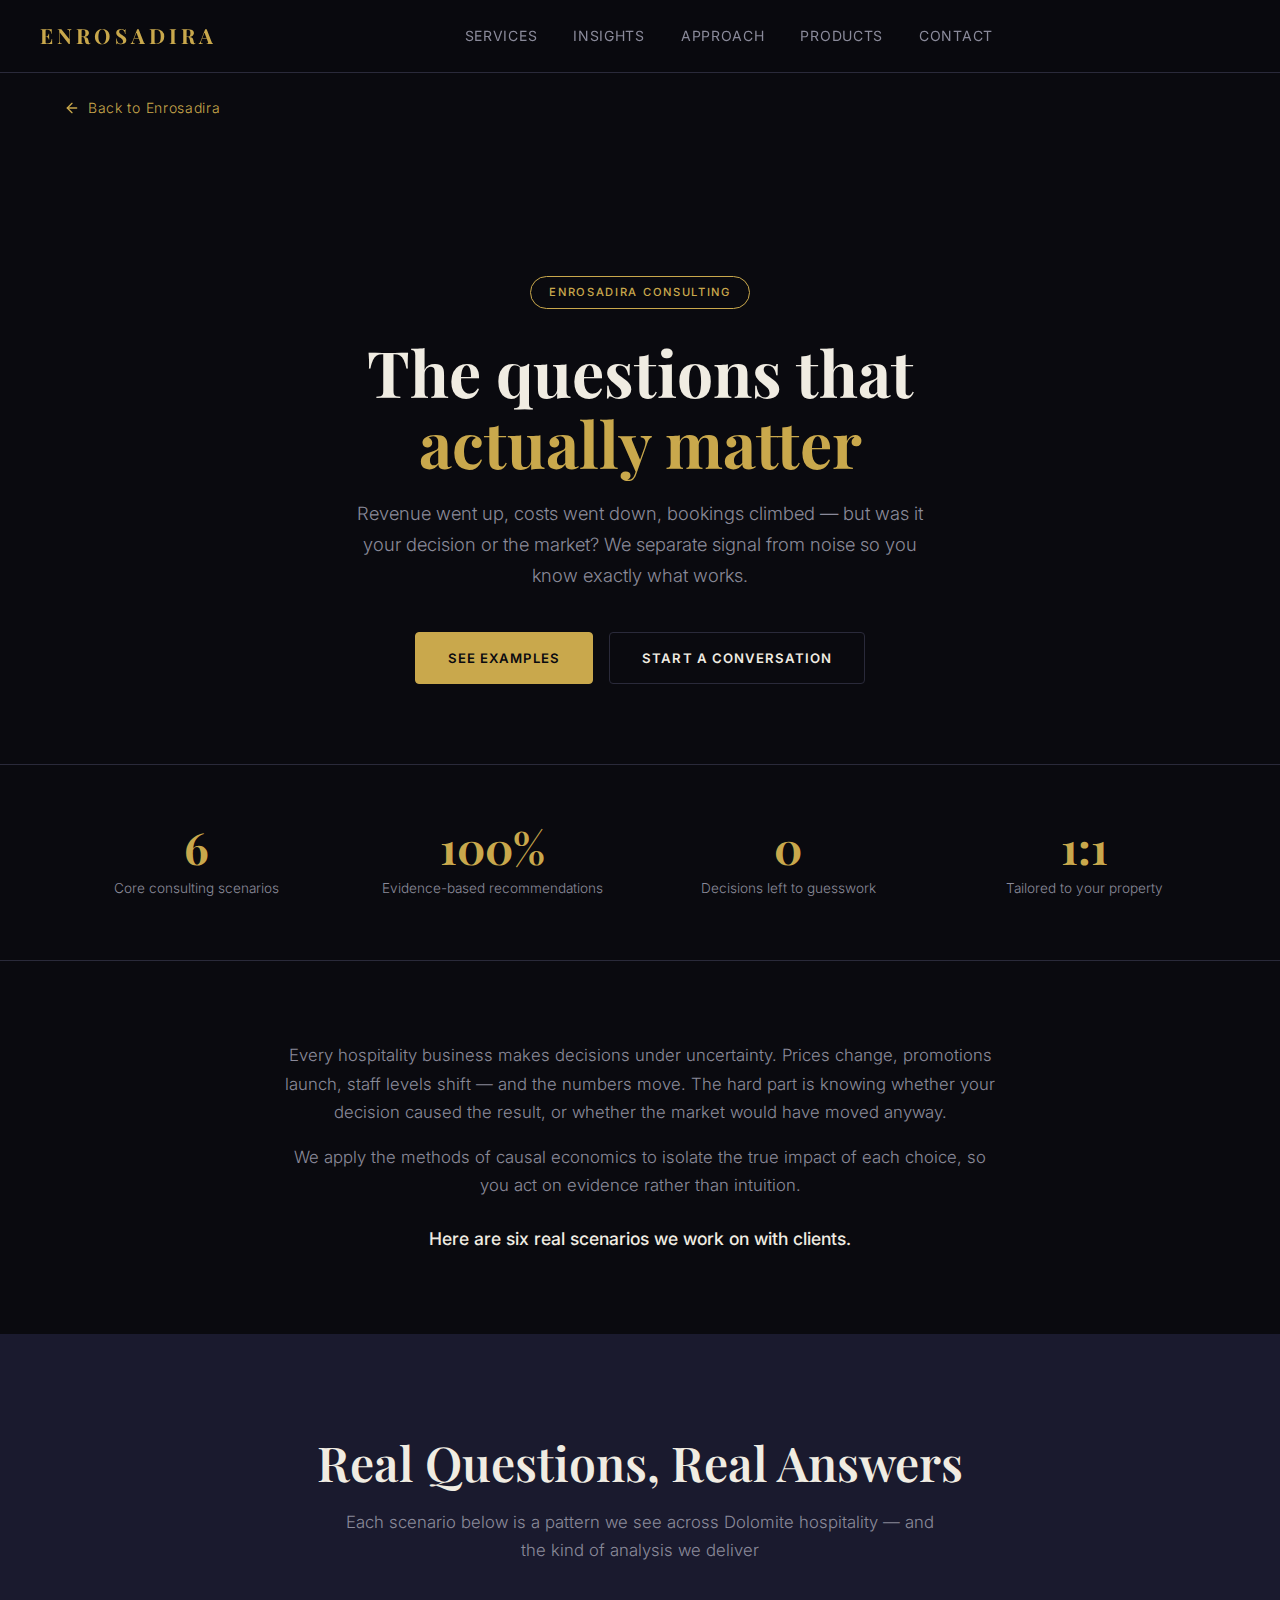
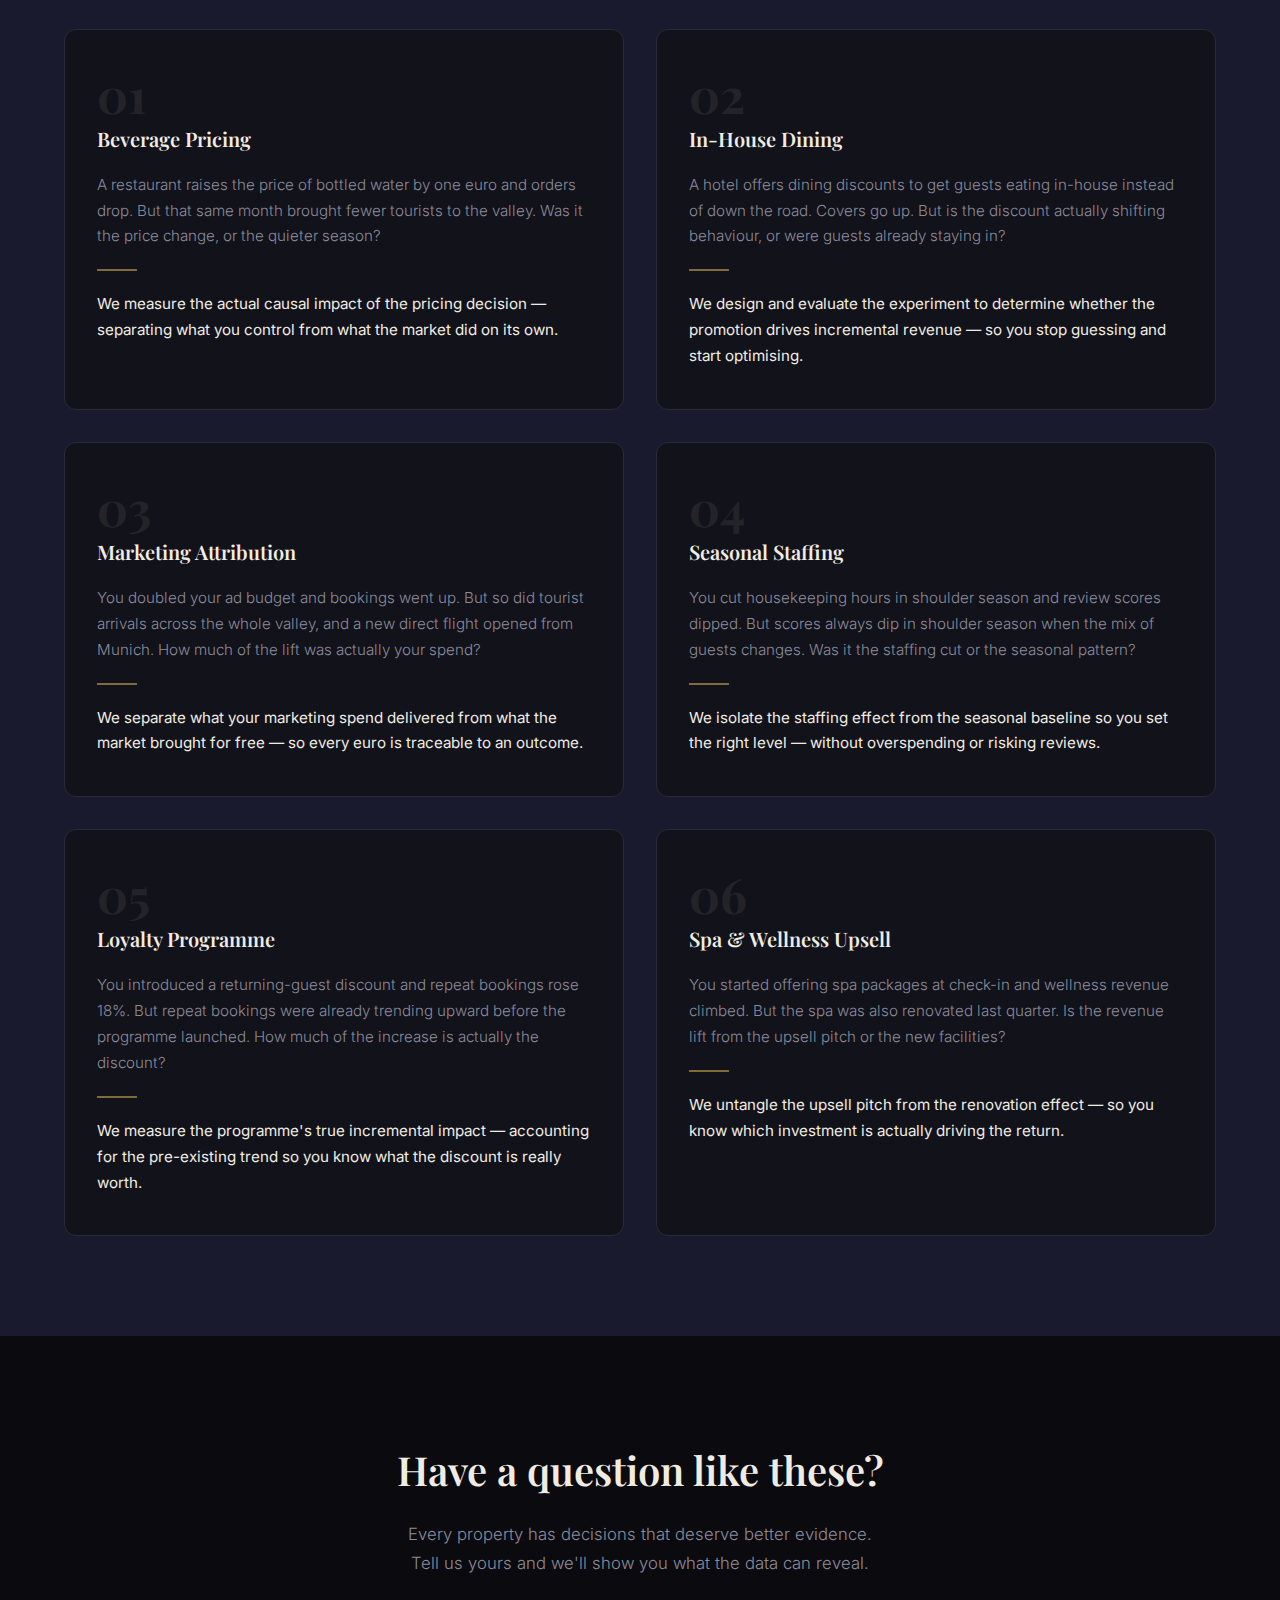
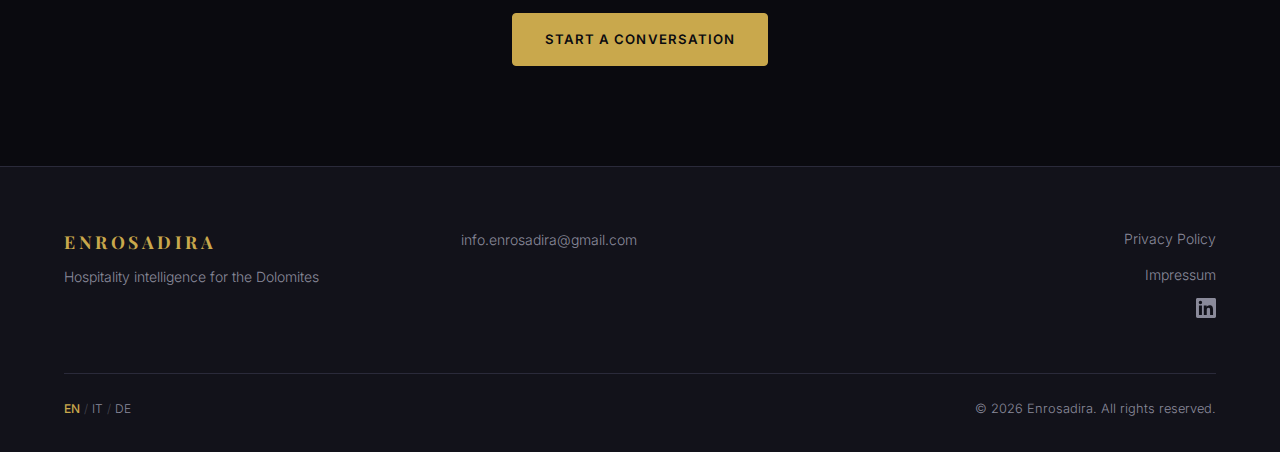
<file: consulting.html>
<!DOCTYPE html>
<html lang="en">
<head>
  <meta charset="UTF-8">
  <meta name="viewport" content="width=device-width, initial-scale=1.0">
  <meta name="description" content="Enrosadira Consulting — Real questions we answer for Dolomite hospitality. Pricing, promotions, marketing attribution, staffing, and more.">
  <meta name="theme-color" content="#0a0a0f">
  <title>Consulting — Enrosadira</title>

  <!-- Fonts -->
  <link rel="preconnect" href="https://fonts.googleapis.com">
  <link rel="preconnect" href="https://fonts.gstatic.com" crossorigin>
  <link href="https://fonts.googleapis.com/css2?family=Inter:wght@300;400;500;600&family=Playfair+Display:ital,wght@0,400;0,600;0,700;1,400&display=swap" rel="stylesheet">

  <!-- Stylesheets -->
  <link rel="stylesheet" href="css/style.css">
  <style>
    /* ---------- Consulting Page ---------- */
    .consult-hero {
      padding: calc(var(--nav-height) + 80px) 0 80px;
      text-align: center;
      position: relative;
      overflow: hidden;
    }

    .consult-hero__badge {
      display: inline-block;
      font-size: 0.7rem;
      font-weight: 500;
      letter-spacing: 0.15em;
      text-transform: uppercase;
      color: var(--accent-gold);
      border: 1px solid var(--accent-gold);
      border-radius: 20px;
      padding: 6px 18px;
      margin-bottom: 28px;
    }

    .consult-hero__title {
      font-family: var(--font-heading);
      font-size: clamp(2.5rem, 6vw, 4rem);
      font-weight: 700;
      color: var(--text-primary);
      line-height: 1.1;
      margin-bottom: 20px;
    }

    .consult-hero__title span {
      color: var(--accent-gold);
    }

    .consult-hero__sub {
      color: var(--text-secondary);
      font-size: clamp(1rem, 2vw, 1.15rem);
      max-width: 580px;
      margin: 0 auto 40px;
      line-height: 1.7;
    }

    .consult-hero__actions {
      display: flex;
      gap: 16px;
      justify-content: center;
      flex-wrap: wrap;
    }

    .consult-btn {
      display: inline-flex;
      align-items: center;
      gap: 8px;
      padding: 14px 32px;
      font-size: 0.825rem;
      font-weight: 600;
      letter-spacing: 0.08em;
      text-transform: uppercase;
      text-decoration: none;
      border-radius: 4px;
      transition: background-color 0.3s ease, color 0.3s ease, transform 0.3s ease;
    }

    .consult-btn--primary {
      background-color: var(--accent-gold);
      color: var(--bg-primary);
      border: 1px solid var(--accent-gold);
    }

    .consult-btn--primary:hover {
      background-color: transparent;
      color: var(--accent-gold);
      transform: translateY(-2px);
    }

    .consult-btn--ghost {
      background-color: transparent;
      color: var(--text-primary);
      border: 1px solid var(--border);
    }

    .consult-btn--ghost:hover {
      border-color: var(--accent-gold);
      color: var(--accent-gold);
      transform: translateY(-2px);
    }

    /* ---------- Stats Strip ---------- */
    .consult-stats {
      padding: 60px 0;
      border-top: 1px solid var(--border);
      border-bottom: 1px solid var(--border);
    }

    .consult-stats__grid {
      display: grid;
      grid-template-columns: repeat(4, 1fr);
      gap: 32px;
      text-align: center;
    }

    .consult-stats__number {
      font-family: var(--font-heading);
      font-size: clamp(2rem, 4vw, 2.75rem);
      font-weight: 700;
      color: var(--accent-gold);
      line-height: 1;
      margin-bottom: 8px;
    }

    .consult-stats__label {
      color: var(--text-secondary);
      font-size: 0.85rem;
    }

    /* ---------- Intro ---------- */
    .consult-intro {
      padding: 80px 0;
    }

    .consult-intro__text {
      max-width: 720px;
      margin: 0 auto;
      text-align: center;
    }

    .consult-intro__paragraph {
      color: var(--text-secondary);
      font-size: 1.05rem;
      line-height: 1.7;
      margin-bottom: 16px;
    }

    .consult-intro__lead {
      color: var(--text-primary);
      font-weight: 500;
      font-size: 1.1rem;
      margin-top: 24px;
    }

    /* ---------- Scenario Cards ---------- */
    .consult-scenarios {
      padding: 100px 0;
    }

    .consult-scenarios__grid {
      display: grid;
      grid-template-columns: repeat(2, 1fr);
      gap: 32px;
      margin-top: 64px;
    }

    .consult-card {
      background-color: var(--bg-card);
      border: 1px solid var(--border);
      border-radius: 12px;
      padding: 40px 32px;
      transition: border-color 0.3s ease, transform 0.3s ease;
    }

    .consult-card:hover {
      border-color: var(--accent-gold);
      transform: translateY(-4px);
    }

    .consult-card__number {
      font-family: var(--font-heading);
      font-size: 3rem;
      font-weight: 700;
      color: var(--text-primary);
      opacity: 0.08;
      line-height: 1;
      margin-bottom: -4px;
    }

    .consult-card__title {
      font-family: var(--font-heading);
      font-size: 1.25rem;
      font-weight: 600;
      color: var(--text-primary);
      margin-bottom: 16px;
    }

    .consult-card__question {
      color: var(--text-secondary);
      font-size: 0.95rem;
      line-height: 1.7;
      margin-bottom: 20px;
    }

    .consult-card__divider {
      width: 40px;
      height: 2px;
      background-color: var(--accent-gold);
      margin-bottom: 20px;
      opacity: 0.6;
    }

    .consult-card__answer {
      color: var(--text-primary);
      font-size: 0.95rem;
      font-weight: 400;
      line-height: 1.7;
    }

    /* ---------- Bottom CTA ---------- */
    .consult-cta {
      padding: 100px 0;
      text-align: center;
    }

    .consult-cta__title {
      font-family: var(--font-heading);
      font-size: clamp(1.75rem, 4vw, 2.5rem);
      font-weight: 600;
      color: var(--text-primary);
      margin-bottom: 16px;
    }

    .consult-cta__sub {
      color: var(--text-secondary);
      font-size: 1.05rem;
      max-width: 480px;
      margin: 0 auto 36px;
    }

    /* ---------- Back link ---------- */
    .consult-back {
      display: inline-flex;
      align-items: center;
      gap: 8px;
      color: var(--accent-gold);
      font-size: 0.875rem;
      letter-spacing: 0.05em;
      padding: calc(var(--nav-height) + 24px) 0 0;
    }

    .consult-back:hover {
      color: var(--accent-hover);
    }

    /* ---------- Responsive ---------- */
    @media (max-width: 768px) {
      .consult-scenarios__grid {
        grid-template-columns: 1fr;
      }

      .consult-stats__grid {
        grid-template-columns: repeat(2, 1fr);
        gap: 24px;
      }
    }

    @media (max-width: 480px) {
      .consult-hero {
        padding-top: calc(var(--nav-height) + 48px);
      }

      .consult-card {
        padding: 28px 24px;
      }

      .consult-scenarios {
        padding: 64px 0;
      }
    }
  </style>
</head>
<body>

  <!-- ========== NAVIGATION ========== -->
  <header class="nav nav--scrolled">
    <div class="nav__container">
      <a href="index.html#hero" class="nav__logo">ENROSADIRA</a>
      <nav class="nav__links" id="navLinks">
        <a href="index.html#services" class="nav__link">Services</a>
        <a href="index.html#insights" class="nav__link">Insights</a>
        <a href="index.html#approach" class="nav__link">Approach</a>
        <a href="products.html" class="nav__link">Products</a>
        <a href="index.html#contact" class="nav__link">Contact</a>
      </nav>
      <div class="nav__right">
        <button class="nav__hamburger" id="navHamburger" aria-label="Toggle menu" aria-expanded="false">
          <span></span>
          <span></span>
          <span></span>
        </button>
      </div>
    </div>
  </header>

  <!-- ========== BACK LINK ========== -->
  <div class="container">
    <a href="index.html" class="consult-back">
      <svg width="16" height="16" viewBox="0 0 24 24" fill="none" stroke="currentColor" stroke-width="2" stroke-linecap="round" stroke-linejoin="round"><path d="M19 12H5"/><path d="M12 19l-7-7 7-7"/></svg>
      Back to Enrosadira
    </a>
  </div>

  <!-- ========== HERO ========== -->
  <section class="consult-hero">
    <div class="container">
      <span class="consult-hero__badge">Enrosadira Consulting</span>
      <h1 class="consult-hero__title">The questions that<br><span>actually matter</span></h1>
      <p class="consult-hero__sub">Revenue went up, costs went down, bookings climbed &mdash; but was it your decision or the market? We separate signal from noise so you know exactly what works.</p>
      <div class="consult-hero__actions">
        <a href="#scenarios" class="consult-btn consult-btn--primary">See Examples</a>
        <a href="index.html#contact" class="consult-btn consult-btn--ghost">Start a Conversation</a>
      </div>
    </div>
  </section>

  <!-- ========== STATS ========== -->
  <section class="consult-stats">
    <div class="container">
      <div class="consult-stats__grid">
        <div>
          <div class="consult-stats__number">6</div>
          <p class="consult-stats__label">Core consulting scenarios</p>
        </div>
        <div>
          <div class="consult-stats__number">100%</div>
          <p class="consult-stats__label">Evidence-based recommendations</p>
        </div>
        <div>
          <div class="consult-stats__number">0</div>
          <p class="consult-stats__label">Decisions left to guesswork</p>
        </div>
        <div>
          <div class="consult-stats__number">1:1</div>
          <p class="consult-stats__label">Tailored to your property</p>
        </div>
      </div>
    </div>
  </section>

  <!-- ========== INTRO ========== -->
  <section class="consult-intro">
    <div class="container">
      <div class="consult-intro__text">
        <p class="consult-intro__paragraph">Every hospitality business makes decisions under uncertainty. Prices change, promotions launch, staff levels shift &mdash; and the numbers move. The hard part is knowing whether your decision caused the result, or whether the market would have moved anyway.</p>
        <p class="consult-intro__paragraph">We apply the methods of causal economics to isolate the true impact of each choice, so you act on evidence rather than intuition.</p>
        <p class="consult-intro__lead">Here are six real scenarios we work on with clients.</p>
      </div>
    </div>
  </section>

  <!-- ========== SCENARIO CARDS ========== -->
  <section class="consult-scenarios section--alt" id="scenarios">
    <div class="container">
      <h2 class="section__heading section__heading--center">Real Questions, Real Answers</h2>
      <p class="section__subheading">Each scenario below is a pattern we see across Dolomite hospitality &mdash; and the kind of analysis we deliver</p>

      <div class="consult-scenarios__grid">

        <!-- Card 01 -->
        <div class="consult-card">
          <span class="consult-card__number">01</span>
          <h3 class="consult-card__title">Beverage Pricing</h3>
          <p class="consult-card__question">A restaurant raises the price of bottled water by one euro and orders drop. But that same month brought fewer tourists to the valley. Was it the price change, or the quieter season?</p>
          <div class="consult-card__divider"></div>
          <p class="consult-card__answer">We measure the actual causal impact of the pricing decision &mdash; separating what you control from what the market did on its own.</p>
        </div>

        <!-- Card 02 -->
        <div class="consult-card">
          <span class="consult-card__number">02</span>
          <h3 class="consult-card__title">In-House Dining</h3>
          <p class="consult-card__question">A hotel offers dining discounts to get guests eating in-house instead of down the road. Covers go up. But is the discount actually shifting behaviour, or were guests already staying in?</p>
          <div class="consult-card__divider"></div>
          <p class="consult-card__answer">We design and evaluate the experiment to determine whether the promotion drives incremental revenue &mdash; so you stop guessing and start optimising.</p>
        </div>

        <!-- Card 03 -->
        <div class="consult-card">
          <span class="consult-card__number">03</span>
          <h3 class="consult-card__title">Marketing Attribution</h3>
          <p class="consult-card__question">You doubled your ad budget and bookings went up. But so did tourist arrivals across the whole valley, and a new direct flight opened from Munich. How much of the lift was actually your spend?</p>
          <div class="consult-card__divider"></div>
          <p class="consult-card__answer">We separate what your marketing spend delivered from what the market brought for free &mdash; so every euro is traceable to an outcome.</p>
        </div>

        <!-- Card 04 -->
        <div class="consult-card">
          <span class="consult-card__number">04</span>
          <h3 class="consult-card__title">Seasonal Staffing</h3>
          <p class="consult-card__question">You cut housekeeping hours in shoulder season and review scores dipped. But scores always dip in shoulder season when the mix of guests changes. Was it the staffing cut or the seasonal pattern?</p>
          <div class="consult-card__divider"></div>
          <p class="consult-card__answer">We isolate the staffing effect from the seasonal baseline so you set the right level &mdash; without overspending or risking reviews.</p>
        </div>

        <!-- Card 05 -->
        <div class="consult-card">
          <span class="consult-card__number">05</span>
          <h3 class="consult-card__title">Loyalty Programme</h3>
          <p class="consult-card__question">You introduced a returning-guest discount and repeat bookings rose 18%. But repeat bookings were already trending upward before the programme launched. How much of the increase is actually the discount?</p>
          <div class="consult-card__divider"></div>
          <p class="consult-card__answer">We measure the programme's true incremental impact &mdash; accounting for the pre-existing trend so you know what the discount is really worth.</p>
        </div>

        <!-- Card 06 -->
        <div class="consult-card">
          <span class="consult-card__number">06</span>
          <h3 class="consult-card__title">Spa &amp; Wellness Upsell</h3>
          <p class="consult-card__question">You started offering spa packages at check-in and wellness revenue climbed. But the spa was also renovated last quarter. Is the revenue lift from the upsell pitch or the new facilities?</p>
          <div class="consult-card__divider"></div>
          <p class="consult-card__answer">We untangle the upsell pitch from the renovation effect &mdash; so you know which investment is actually driving the return.</p>
        </div>

      </div>
    </div>
  </section>

  <!-- ========== BOTTOM CTA ========== -->
  <section class="consult-cta">
    <div class="container">
      <h2 class="consult-cta__title">Have a question like these?</h2>
      <p class="consult-cta__sub">Every property has decisions that deserve better evidence. Tell us yours and we'll show you what the data can reveal.</p>
      <a href="index.html#contact" class="consult-btn consult-btn--primary">Start a Conversation</a>
    </div>
  </section>

  <!-- ========== FOOTER ========== -->
  <footer class="footer">
    <div class="container">
      <div class="footer__grid">
        <div class="footer__brand">
          <span class="footer__logo">ENROSADIRA</span>
          <p class="footer__tagline">Hospitality intelligence for the Dolomites</p>
        </div>
        <div class="footer__contact">
          <!-- <p>Bolzano, South Tyrol</p> -->
          <!-- <p>39100 (BZ), Italy</p> -->
          <p><a href="mailto:info.enrosadira@gmail.com">info.enrosadira@gmail.com</a></p>
        </div>
        <div class="footer__links">
          <a href="legal.html#privacy">Privacy Policy</a>
          <a href="legal.html#impressum">Impressum</a>
          <span aria-label="LinkedIn (coming soon)" title="LinkedIn coming soon">
            <svg width="20" height="20" viewBox="0 0 24 24" fill="currentColor"><path d="M20.447 20.452h-3.554v-5.569c0-1.328-.027-3.037-1.852-3.037-1.853 0-2.136 1.445-2.136 2.939v5.667H9.351V9h3.414v1.561h.046c.477-.9 1.637-1.85 3.37-1.85 3.601 0 4.267 2.37 4.267 5.455v6.286zM5.337 7.433a2.062 2.062 0 01-2.063-2.065 2.064 2.064 0 112.063 2.065zm1.782 13.019H3.555V9h3.564v11.452zM22.225 0H1.771C.792 0 0 .774 0 1.729v20.542C0 23.227.792 24 1.771 24h20.451C23.2 24 24 23.227 24 22.271V1.729C24 .774 23.2 0 22.222 0h.003z"/></svg>
          </span>
        </div>
      </div>
      <div class="footer__bottom">
        <div class="footer__lang">
          <span class="footer__lang-active">EN</span>
          <span class="footer__lang-sep">/</span>
          <span class="footer__lang-item">IT</span>
          <span class="footer__lang-sep">/</span>
          <span class="footer__lang-item">DE</span>
        </div>
        <p class="footer__copy">&copy; 2026 Enrosadira. All rights reserved.</p>
      </div>
    </div>
  </footer>

  <!-- Minimal JS for hamburger on consulting page -->
  <script src="js/i18n.js"></script>
  <script>
    (function () {
      var btn = document.getElementById('navHamburger');
      var links = document.getElementById('navLinks');
      if (!btn || !links) return;
      btn.addEventListener('click', function () {
        var open = btn.classList.toggle('nav__hamburger--open');
        links.classList.toggle('nav__links--open', open);
        btn.setAttribute('aria-expanded', open);
      });
      links.querySelectorAll('a').forEach(function (a) {
        a.addEventListener('click', function () {
          btn.classList.remove('nav__hamburger--open');
          links.classList.remove('nav__links--open');
          btn.setAttribute('aria-expanded', 'false');
        });
      });
    })();
  </script>
</body>
</html>
</file>
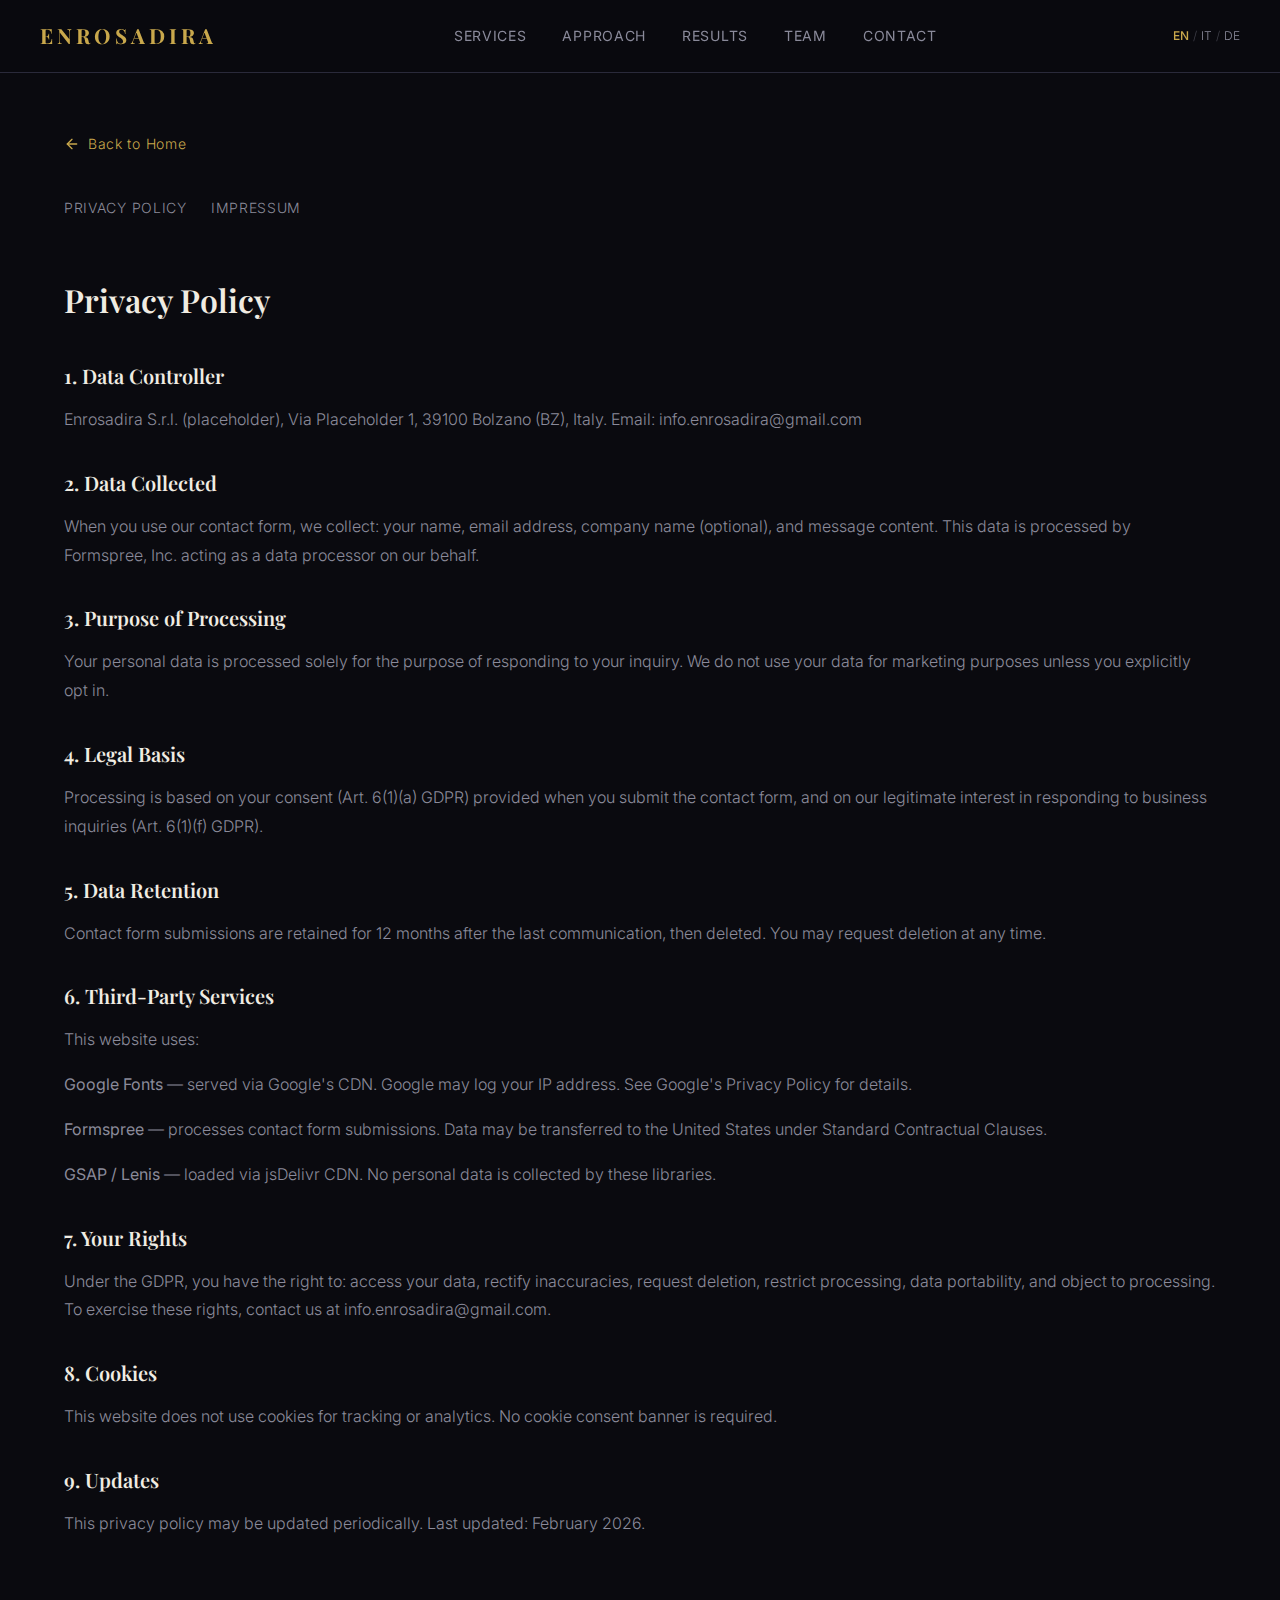
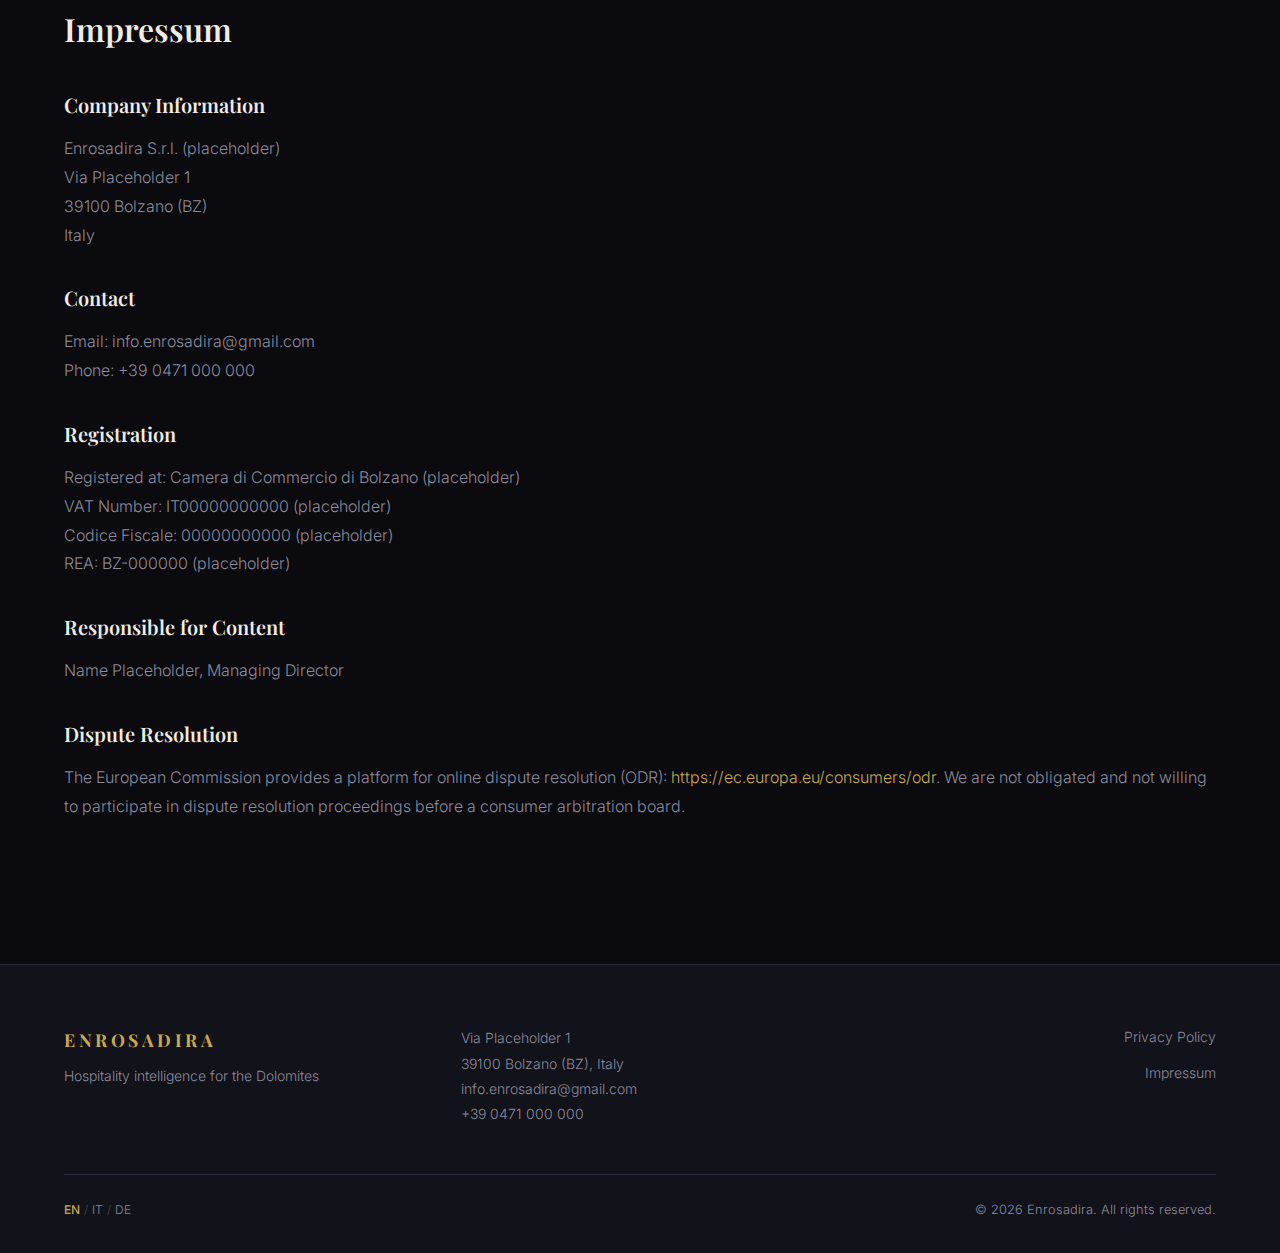
<file: legal.html>
<!DOCTYPE html>
<html lang="en">
<head>
  <meta charset="UTF-8">
  <meta name="viewport" content="width=device-width, initial-scale=1.0">
  <meta name="description" content="Enrosadira — Privacy Policy and Impressum">
  <meta name="theme-color" content="#0a0a0f">
  <title>Legal — Enrosadira</title>

  <!-- Fonts -->
  <link rel="preconnect" href="https://fonts.googleapis.com">
  <link rel="preconnect" href="https://fonts.gstatic.com" crossorigin>
  <link href="https://fonts.googleapis.com/css2?family=Inter:wght@300;400;500;600&family=Playfair+Display:ital,wght@0,400;0,600;0,700;1,400&display=swap" rel="stylesheet">

  <!-- Stylesheets -->
  <link rel="stylesheet" href="css/style.css">
  <style>
    .legal {
      padding-top: calc(var(--nav-height) + 60px);
      padding-bottom: 80px;
    }
    .legal__nav {
      margin-bottom: 48px;
      display: flex;
      gap: 24px;
    }
    .legal__nav a {
      color: var(--text-secondary);
      font-size: 0.875rem;
      text-transform: uppercase;
      letter-spacing: 0.05em;
      padding-bottom: 4px;
      border-bottom: 1px solid transparent;
      transition: color 0.3s ease, border-color 0.3s ease;
    }
    .legal__nav a:hover {
      color: var(--accent-gold);
      border-color: var(--accent-gold);
    }
    .legal__section {
      margin-bottom: 64px;
    }
    .legal__section h2 {
      font-family: var(--font-heading);
      font-size: 2rem;
      font-weight: 600;
      color: var(--text-primary);
      margin-bottom: 24px;
    }
    .legal__section h3 {
      font-family: var(--font-heading);
      font-size: 1.25rem;
      font-weight: 600;
      color: var(--text-primary);
      margin-top: 32px;
      margin-bottom: 12px;
    }
    .legal__section p {
      color: var(--text-secondary);
      margin-bottom: 16px;
      line-height: 1.8;
    }
    .legal__back {
      display: inline-flex;
      align-items: center;
      gap: 8px;
      color: var(--accent-gold);
      font-size: 0.875rem;
      letter-spacing: 0.05em;
      margin-bottom: 40px;
    }
    .legal__back:hover {
      color: var(--accent-hover);
    }
  </style>
</head>
<body>

  <!-- Navigation -->
  <header class="nav nav--scrolled">
    <div class="nav__container">
      <a href="index.html" class="nav__logo">ENROSADIRA</a>
      <nav class="nav__links">
        <a href="index.html#services" class="nav__link">Services</a>
        <a href="index.html#approach" class="nav__link">Approach</a>
        <a href="index.html#results" class="nav__link">Results</a>
        <a href="index.html#team" class="nav__link">Team</a>
        <a href="index.html#contact" class="nav__link">Contact</a>
      </nav>
      <div class="nav__right">
        <div class="nav__lang">
          <span class="nav__lang-active">EN</span>
          <span class="nav__lang-sep">/</span>
          <span class="nav__lang-item">IT</span>
          <span class="nav__lang-sep">/</span>
          <span class="nav__lang-item">DE</span>
        </div>
      </div>
    </div>
  </header>

  <!-- Legal Content -->
  <main class="legal">
    <div class="container">
      <a href="index.html" class="legal__back">
        <svg width="16" height="16" viewBox="0 0 24 24" fill="none" stroke="currentColor" stroke-width="2" stroke-linecap="round" stroke-linejoin="round"><line x1="19" y1="12" x2="5" y2="12"/><polyline points="12 19 5 12 12 5"/></svg>
        Back to Home
      </a>

      <nav class="legal__nav">
        <a href="#privacy">Privacy Policy</a>
        <a href="#impressum">Impressum</a>
      </nav>

      <!-- Privacy Policy -->
      <section class="legal__section" id="privacy">
        <h2>Privacy Policy</h2>

        <h3>1. Data Controller</h3>
        <p>Enrosadira S.r.l. (placeholder), Via Placeholder 1, 39100 Bolzano (BZ), Italy. Email: info.enrosadira@gmail.com</p>

        <h3>2. Data Collected</h3>
        <p>When you use our contact form, we collect: your name, email address, company name (optional), and message content. This data is processed by Formspree, Inc. acting as a data processor on our behalf.</p>

        <h3>3. Purpose of Processing</h3>
        <p>Your personal data is processed solely for the purpose of responding to your inquiry. We do not use your data for marketing purposes unless you explicitly opt in.</p>

        <h3>4. Legal Basis</h3>
        <p>Processing is based on your consent (Art. 6(1)(a) GDPR) provided when you submit the contact form, and on our legitimate interest in responding to business inquiries (Art. 6(1)(f) GDPR).</p>

        <h3>5. Data Retention</h3>
        <p>Contact form submissions are retained for 12 months after the last communication, then deleted. You may request deletion at any time.</p>

        <h3>6. Third-Party Services</h3>
        <p>This website uses:</p>
        <p><strong>Google Fonts</strong> — served via Google's CDN. Google may log your IP address. See Google's Privacy Policy for details.</p>
        <p><strong>Formspree</strong> — processes contact form submissions. Data may be transferred to the United States under Standard Contractual Clauses.</p>
        <p><strong>GSAP / Lenis</strong> — loaded via jsDelivr CDN. No personal data is collected by these libraries.</p>

        <h3>7. Your Rights</h3>
        <p>Under the GDPR, you have the right to: access your data, rectify inaccuracies, request deletion, restrict processing, data portability, and object to processing. To exercise these rights, contact us at info.enrosadira@gmail.com.</p>

        <h3>8. Cookies</h3>
        <p>This website does not use cookies for tracking or analytics. No cookie consent banner is required.</p>

        <h3>9. Updates</h3>
        <p>This privacy policy may be updated periodically. Last updated: February 2026.</p>
      </section>

      <!-- Impressum -->
      <section class="legal__section" id="impressum">
        <h2>Impressum</h2>

        <h3>Company Information</h3>
        <p>
          Enrosadira S.r.l. (placeholder)<br>
          Via Placeholder 1<br>
          39100 Bolzano (BZ)<br>
          Italy
        </p>

        <h3>Contact</h3>
        <p>
          Email: info.enrosadira@gmail.com<br>
          Phone: +39 0471 000 000
        </p>

        <h3>Registration</h3>
        <p>
          Registered at: Camera di Commercio di Bolzano (placeholder)<br>
          VAT Number: IT00000000000 (placeholder)<br>
          Codice Fiscale: 00000000000 (placeholder)<br>
          REA: BZ-000000 (placeholder)
        </p>

        <h3>Responsible for Content</h3>
        <p>Name Placeholder, Managing Director</p>

        <h3>Dispute Resolution</h3>
        <p>The European Commission provides a platform for online dispute resolution (ODR): <a href="https://ec.europa.eu/consumers/odr" target="_blank" rel="noopener">https://ec.europa.eu/consumers/odr</a>. We are not obligated and not willing to participate in dispute resolution proceedings before a consumer arbitration board.</p>
      </section>
    </div>
  </main>

  <!-- Footer -->
  <footer class="footer">
    <div class="container">
      <div class="footer__grid">
        <div class="footer__brand">
          <span class="footer__logo">ENROSADIRA</span>
          <p class="footer__tagline">Hospitality intelligence for the Dolomites</p>
        </div>
        <div class="footer__contact">
          <p>Via Placeholder 1</p>
          <p>39100 Bolzano (BZ), Italy</p>
          <p><a href="mailto:info.enrosadira@gmail.com">info.enrosadira@gmail.com</a></p>
          <p><a href="tel:+390471000000">+39 0471 000 000</a></p>
        </div>
        <div class="footer__links">
          <a href="#privacy">Privacy Policy</a>
          <a href="#impressum">Impressum</a>
        </div>
      </div>
      <div class="footer__bottom">
        <div class="footer__lang">
          <span class="footer__lang-active">EN</span>
          <span class="footer__lang-sep">/</span>
          <span class="footer__lang-item">IT</span>
          <span class="footer__lang-sep">/</span>
          <span class="footer__lang-item">DE</span>
        </div>
        <p class="footer__copy">&copy; 2026 Enrosadira. All rights reserved.</p>
      </div>
    </div>
  </footer>

</body>
</html>
</file>
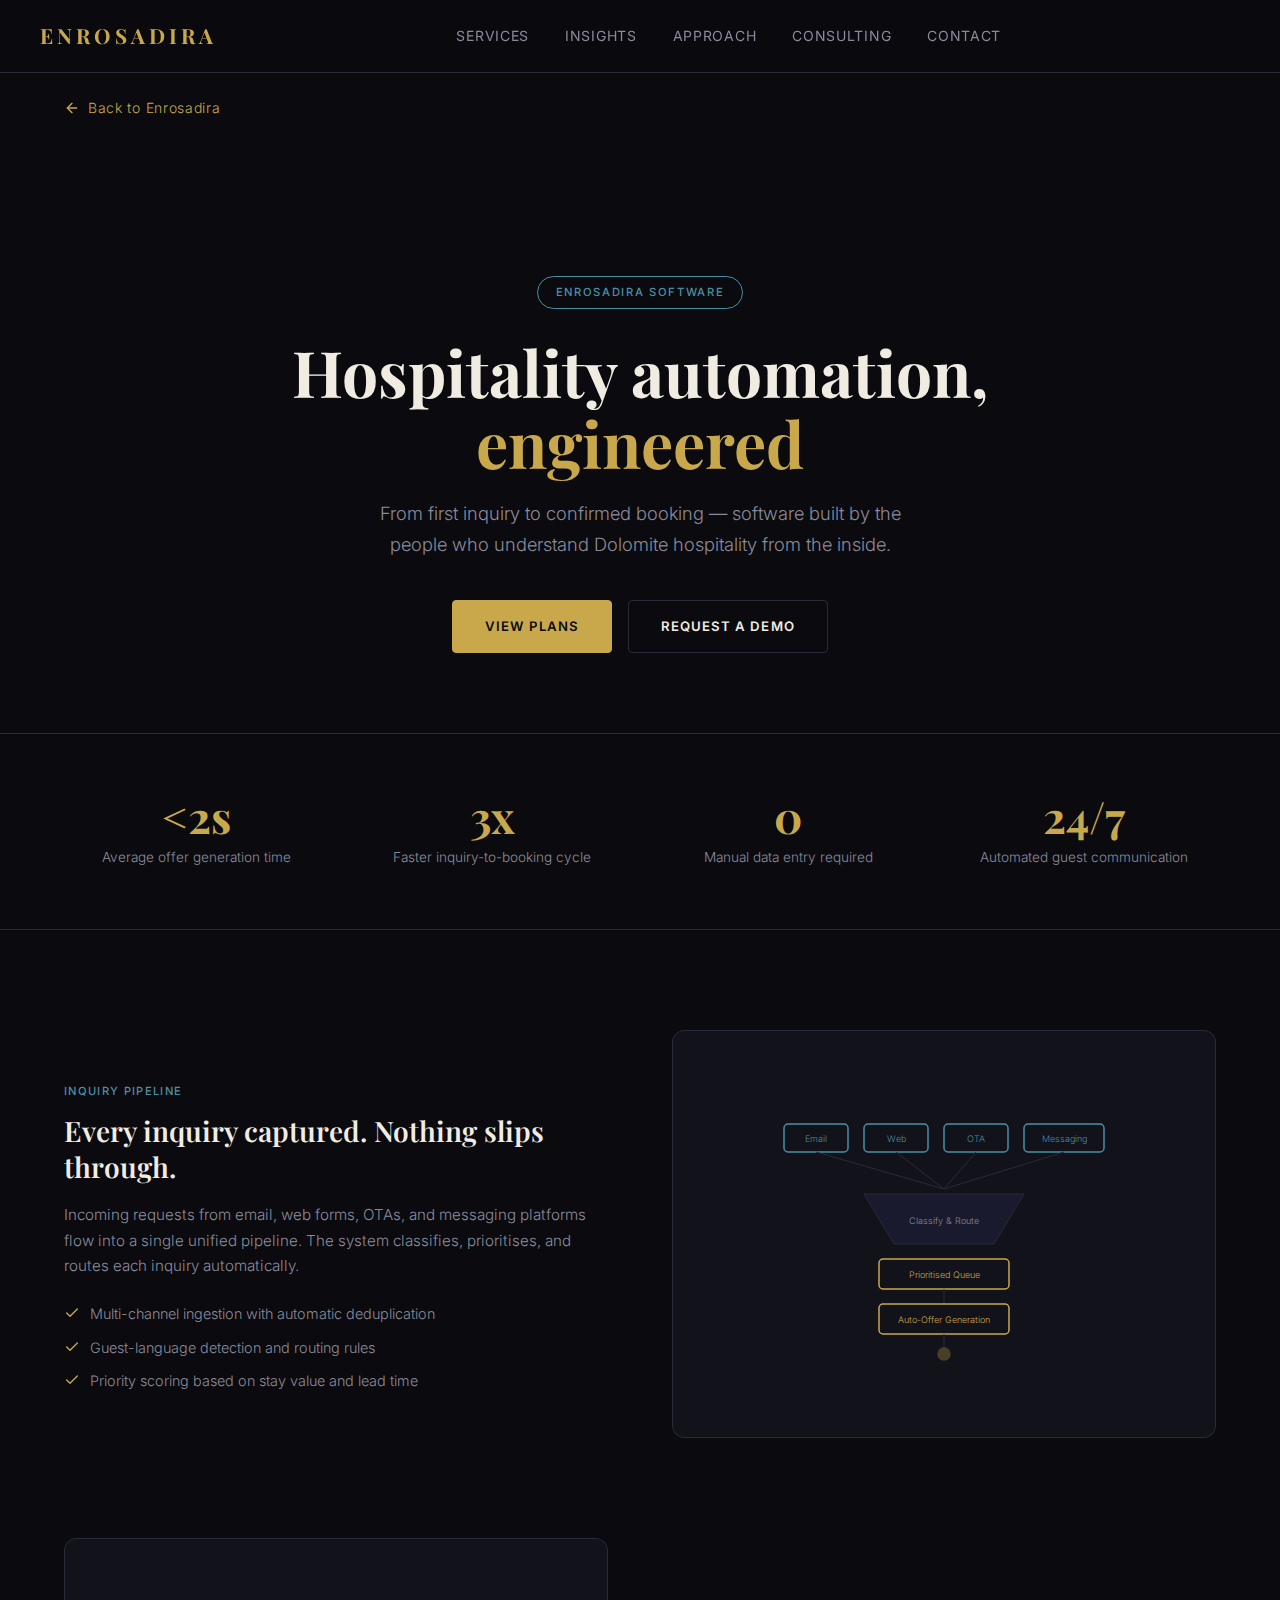
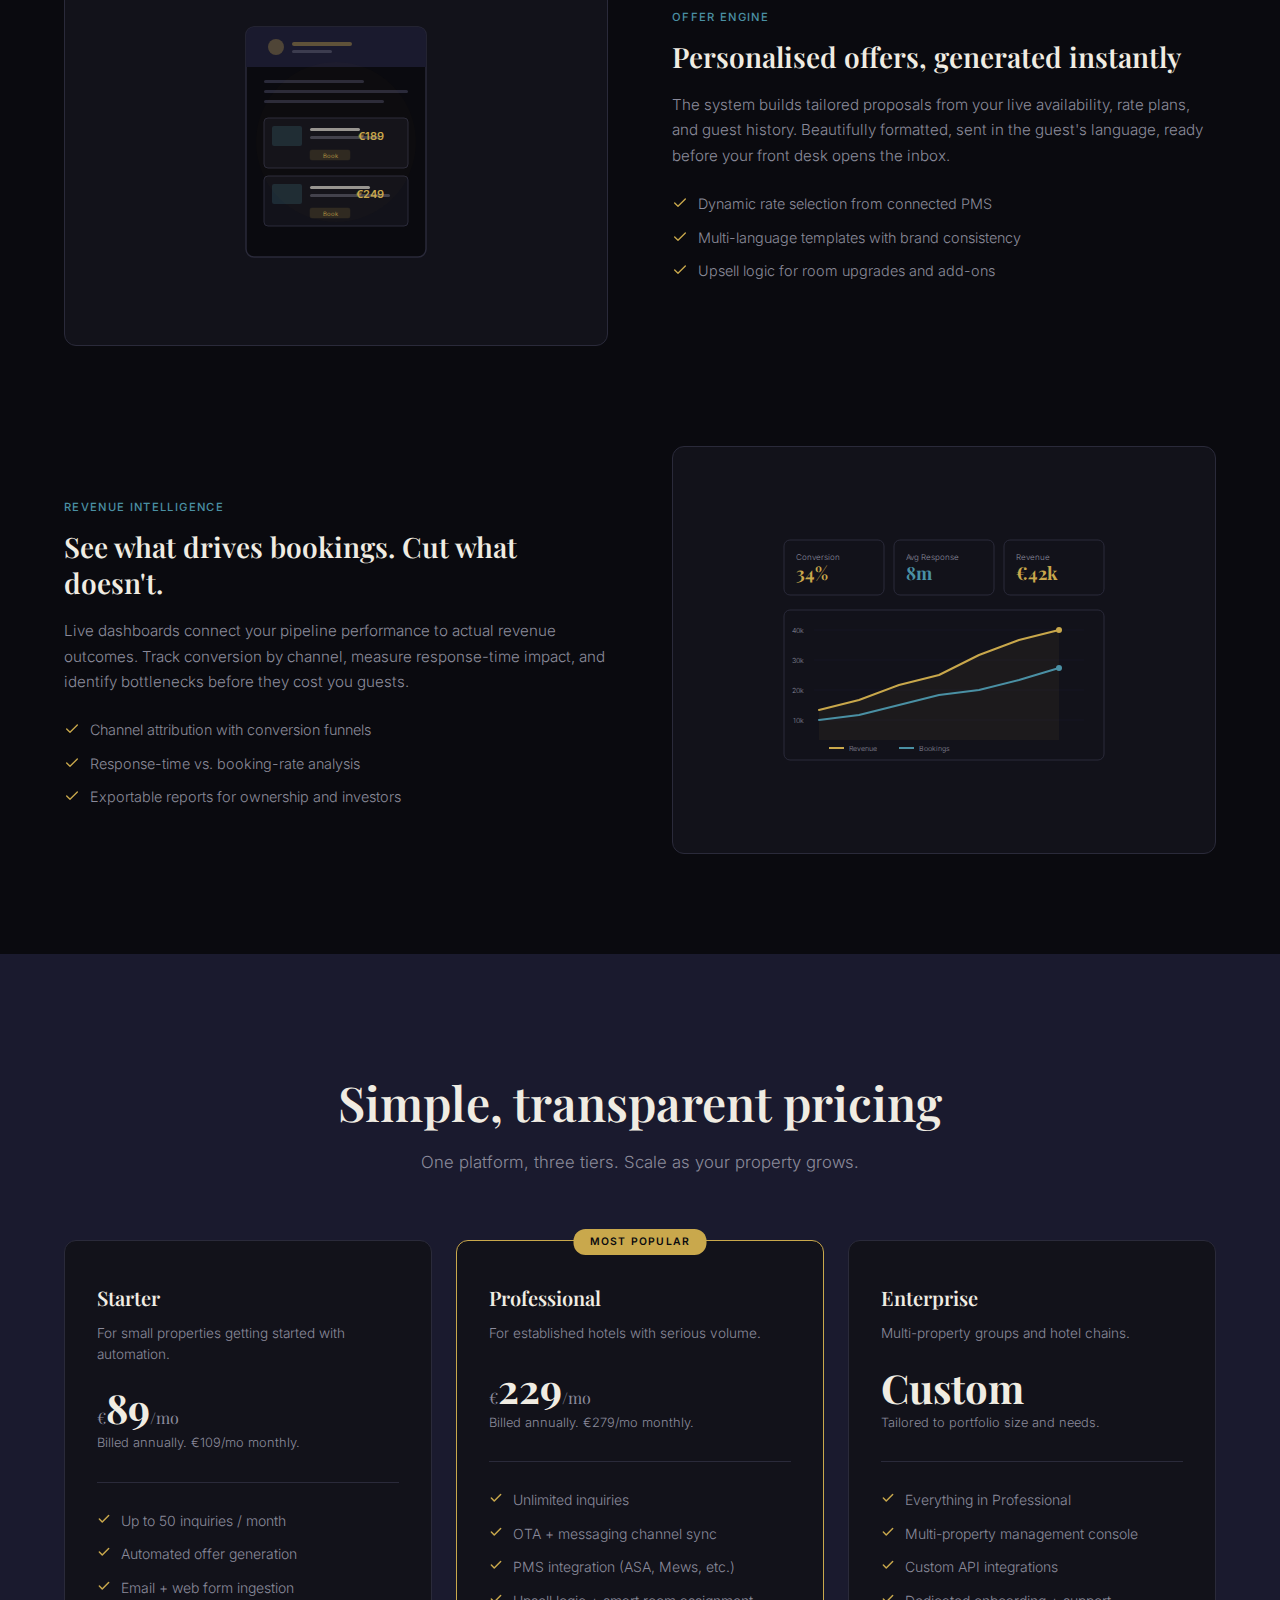
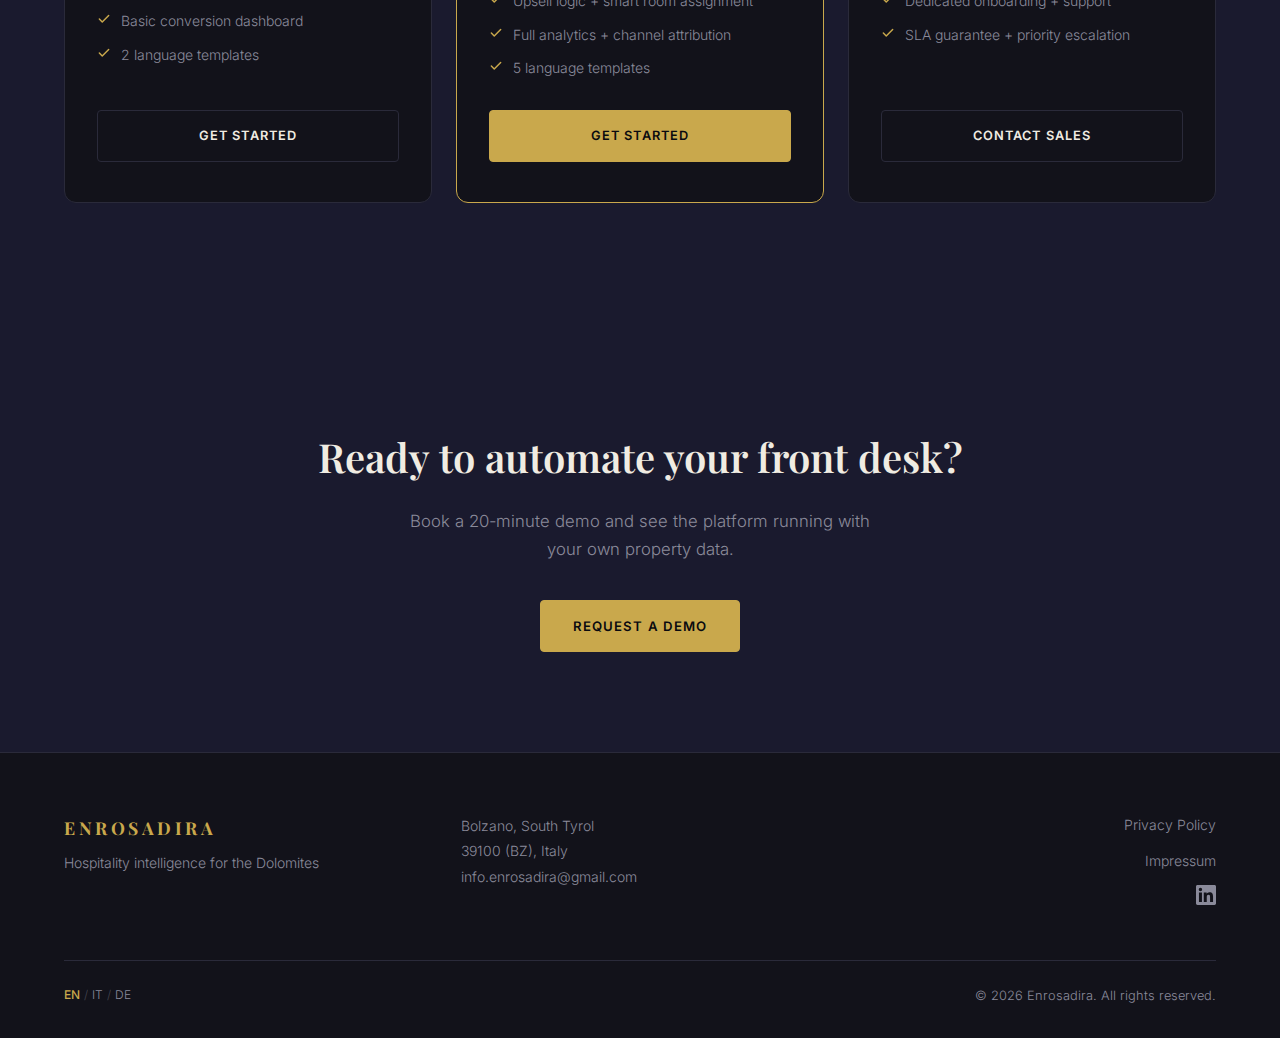
<file: products.html>
<!DOCTYPE html>
<html lang="en">
<head>
  <meta charset="UTF-8">
  <meta name="viewport" content="width=device-width, initial-scale=1.0">
  <meta name="description" content="Enrosadira Software — Hospitality automation tools built for the Dolomites. CRM, booking pipelines, and revenue intelligence.">
  <meta name="theme-color" content="#0a0a0f">
  <title>Products — Enrosadira</title>

  <!-- Fonts -->
  <link rel="preconnect" href="https://fonts.googleapis.com">
  <link rel="preconnect" href="https://fonts.gstatic.com" crossorigin>
  <link href="https://fonts.googleapis.com/css2?family=Inter:wght@300;400;500;600&family=Playfair+Display:ital,wght@0,400;0,600;0,700;1,400&display=swap" rel="stylesheet">

  <!-- Stylesheets -->
  <link rel="stylesheet" href="css/style.css">
  <style>
    /* ---------- Product Page ---------- */
    .prod-hero {
      padding: calc(var(--nav-height) + 80px) 0 80px;
      text-align: center;
      position: relative;
      overflow: hidden;
    }

    .prod-hero__badge {
      display: inline-block;
      font-size: 0.7rem;
      font-weight: 500;
      letter-spacing: 0.15em;
      text-transform: uppercase;
      color: var(--accent-teal);
      border: 1px solid var(--accent-teal);
      border-radius: 20px;
      padding: 6px 18px;
      margin-bottom: 28px;
    }

    .prod-hero__title {
      font-family: var(--font-heading);
      font-size: clamp(2.5rem, 6vw, 4rem);
      font-weight: 700;
      color: var(--text-primary);
      line-height: 1.1;
      margin-bottom: 20px;
    }

    .prod-hero__title span {
      color: var(--accent-gold);
    }

    .prod-hero__sub {
      color: var(--text-secondary);
      font-size: clamp(1rem, 2vw, 1.15rem);
      max-width: 560px;
      margin: 0 auto 40px;
      line-height: 1.7;
    }

    .prod-hero__actions {
      display: flex;
      gap: 16px;
      justify-content: center;
      flex-wrap: wrap;
    }

    .prod-btn {
      display: inline-flex;
      align-items: center;
      gap: 8px;
      padding: 14px 32px;
      font-size: 0.825rem;
      font-weight: 600;
      letter-spacing: 0.08em;
      text-transform: uppercase;
      text-decoration: none;
      border-radius: 4px;
      transition: background-color 0.3s ease, color 0.3s ease, transform 0.3s ease;
    }

    .prod-btn--primary {
      background-color: var(--accent-gold);
      color: var(--bg-primary);
      border: 1px solid var(--accent-gold);
    }

    .prod-btn--primary:hover {
      background-color: transparent;
      color: var(--accent-gold);
      transform: translateY(-2px);
    }

    .prod-btn--ghost {
      background-color: transparent;
      color: var(--text-primary);
      border: 1px solid var(--border);
    }

    .prod-btn--ghost:hover {
      border-color: var(--accent-gold);
      color: var(--accent-gold);
      transform: translateY(-2px);
    }

    /* ---------- Product Showcase ---------- */
    .prod-showcase {
      padding: 100px 0;
    }

    .prod-showcase__item {
      display: grid;
      grid-template-columns: 1fr 1fr;
      gap: 64px;
      align-items: center;
      margin-bottom: 100px;
    }

    .prod-showcase__item:last-child {
      margin-bottom: 0;
    }

    .prod-showcase__item--reverse {
      direction: rtl;
    }

    .prod-showcase__item--reverse > * {
      direction: ltr;
    }

    .prod-showcase__tag {
      display: inline-block;
      font-size: 0.7rem;
      font-weight: 500;
      letter-spacing: 0.12em;
      text-transform: uppercase;
      color: var(--accent-teal);
      margin-bottom: 12px;
    }

    .prod-showcase__title {
      font-family: var(--font-heading);
      font-size: clamp(1.4rem, 3vw, 1.75rem);
      font-weight: 600;
      color: var(--text-primary);
      margin-bottom: 16px;
      line-height: 1.3;
    }

    .prod-showcase__desc {
      color: var(--text-secondary);
      font-size: 0.95rem;
      line-height: 1.7;
      margin-bottom: 24px;
    }

    .prod-showcase__list {
      display: flex;
      flex-direction: column;
      gap: 12px;
    }

    .prod-showcase__list-item {
      display: flex;
      align-items: flex-start;
      gap: 10px;
      color: var(--text-secondary);
      font-size: 0.9rem;
      line-height: 1.5;
    }

    .prod-showcase__list-item svg {
      flex-shrink: 0;
      margin-top: 2px;
    }

    .prod-showcase__visual {
      background-color: var(--bg-card);
      border: 1px solid var(--border);
      border-radius: 12px;
      padding: 40px;
      display: flex;
      align-items: center;
      justify-content: center;
      aspect-ratio: 4 / 3;
      overflow: hidden;
    }

    .prod-showcase__visual svg {
      width: 100%;
      height: auto;
      max-width: 360px;
    }

    /* ---------- Stats Strip ---------- */
    .prod-stats {
      padding: 60px 0;
      border-top: 1px solid var(--border);
      border-bottom: 1px solid var(--border);
    }

    .prod-stats__grid {
      display: grid;
      grid-template-columns: repeat(4, 1fr);
      gap: 32px;
      text-align: center;
    }

    .prod-stats__number {
      font-family: var(--font-heading);
      font-size: clamp(2rem, 4vw, 2.75rem);
      font-weight: 700;
      color: var(--accent-gold);
      line-height: 1;
      margin-bottom: 8px;
    }

    .prod-stats__label {
      color: var(--text-secondary);
      font-size: 0.85rem;
    }

    /* ---------- Pricing ---------- */
    .prod-pricing {
      padding: 120px 0;
    }

    .prod-pricing__grid {
      display: grid;
      grid-template-columns: repeat(3, 1fr);
      gap: 24px;
      margin-top: 64px;
    }

    .prod-plan {
      background-color: var(--bg-card);
      border: 1px solid var(--border);
      border-radius: 12px;
      padding: 40px 32px;
      display: flex;
      flex-direction: column;
      position: relative;
      transition: border-color 0.3s ease, transform 0.3s ease;
    }

    .prod-plan:hover {
      border-color: var(--accent-gold);
      transform: translateY(-4px);
    }

    .prod-plan--featured {
      border-color: var(--accent-gold);
    }

    .prod-plan--featured::before {
      content: 'Most Popular';
      position: absolute;
      top: -12px;
      left: 50%;
      transform: translateX(-50%);
      font-size: 0.65rem;
      font-weight: 600;
      letter-spacing: 0.12em;
      text-transform: uppercase;
      color: var(--bg-primary);
      background-color: var(--accent-gold);
      padding: 4px 16px;
      border-radius: 12px;
      white-space: nowrap;
    }

    .prod-plan__name {
      font-family: var(--font-heading);
      font-size: 1.25rem;
      font-weight: 600;
      color: var(--text-primary);
      margin-bottom: 8px;
    }

    .prod-plan__desc {
      color: var(--text-secondary);
      font-size: 0.85rem;
      line-height: 1.5;
      margin-bottom: 24px;
    }

    .prod-plan__price {
      font-family: var(--font-heading);
      font-size: 2.5rem;
      font-weight: 700;
      color: var(--text-primary);
      line-height: 1;
      margin-bottom: 4px;
    }

    .prod-plan__price span {
      font-size: 1rem;
      font-weight: 400;
      color: var(--text-secondary);
    }

    .prod-plan__period {
      color: var(--text-secondary);
      font-size: 0.8rem;
      margin-bottom: 28px;
    }

    .prod-plan__divider {
      width: 100%;
      height: 1px;
      background-color: var(--border);
      margin-bottom: 28px;
    }

    .prod-plan__features {
      display: flex;
      flex-direction: column;
      gap: 14px;
      margin-bottom: 32px;
      flex: 1;
    }

    .prod-plan__feature {
      display: flex;
      align-items: flex-start;
      gap: 10px;
      color: var(--text-secondary);
      font-size: 0.875rem;
      line-height: 1.4;
    }

    .prod-plan__feature svg {
      flex-shrink: 0;
      margin-top: 1px;
    }

    .prod-plan__cta {
      display: block;
      text-align: center;
      padding: 14px;
      font-size: 0.8rem;
      font-weight: 600;
      letter-spacing: 0.08em;
      text-transform: uppercase;
      text-decoration: none;
      border-radius: 4px;
      transition: background-color 0.3s ease, color 0.3s ease;
    }

    .prod-plan__cta--outline {
      border: 1px solid var(--border);
      color: var(--text-primary);
    }

    .prod-plan__cta--outline:hover {
      border-color: var(--accent-gold);
      color: var(--accent-gold);
    }

    .prod-plan__cta--filled {
      background-color: var(--accent-gold);
      color: var(--bg-primary);
      border: 1px solid var(--accent-gold);
    }

    .prod-plan__cta--filled:hover {
      background-color: transparent;
      color: var(--accent-gold);
    }

    /* ---------- Final CTA ---------- */
    .prod-cta {
      padding: 100px 0;
      text-align: center;
      background-color: var(--bg-alt);
    }

    .prod-cta__title {
      font-family: var(--font-heading);
      font-size: clamp(1.75rem, 4vw, 2.5rem);
      font-weight: 600;
      color: var(--text-primary);
      margin-bottom: 16px;
    }

    .prod-cta__sub {
      color: var(--text-secondary);
      font-size: 1.05rem;
      max-width: 480px;
      margin: 0 auto 36px;
    }

    /* ---------- Back link ---------- */
    .prod-back {
      display: inline-flex;
      align-items: center;
      gap: 8px;
      color: var(--accent-gold);
      font-size: 0.875rem;
      letter-spacing: 0.05em;
      padding: calc(var(--nav-height) + 24px) 0 0;
    }

    .prod-back:hover {
      color: var(--accent-hover);
    }

    /* ---------- Responsive ---------- */
    @media (max-width: 1024px) {
      .prod-showcase__item {
        gap: 40px;
        margin-bottom: 72px;
      }

      .prod-pricing__grid {
        gap: 20px;
      }
    }

    @media (max-width: 768px) {
      .prod-showcase__item,
      .prod-showcase__item--reverse {
        grid-template-columns: 1fr;
        direction: ltr;
        gap: 32px;
        margin-bottom: 64px;
      }

      .prod-showcase__visual {
        order: -1;
        aspect-ratio: 16 / 10;
      }

      .prod-stats__grid {
        grid-template-columns: repeat(2, 1fr);
        gap: 24px;
      }

      .prod-pricing__grid {
        grid-template-columns: 1fr;
        max-width: 420px;
        margin-left: auto;
        margin-right: auto;
      }

      .prod-pricing {
        padding: 80px 0;
      }
    }

    @media (max-width: 480px) {
      .prod-hero {
        padding-top: calc(var(--nav-height) + 48px);
      }

      .prod-showcase {
        padding: 64px 0;
      }

      .prod-plan {
        padding: 32px 24px;
      }
    }
  </style>
</head>
<body>

  <!-- ========== NAVIGATION ========== -->
  <header class="nav nav--scrolled">
    <div class="nav__container">
      <a href="index.html#hero" class="nav__logo">ENROSADIRA</a>
      <nav class="nav__links" id="navLinks">
        <a href="index.html#services" class="nav__link">Services</a>
        <a href="index.html#insights" class="nav__link">Insights</a>
        <a href="index.html#approach" class="nav__link">Approach</a>
        <a href="consulting.html" class="nav__link">Consulting</a>
        <a href="index.html#contact" class="nav__link">Contact</a>
      </nav>
      <div class="nav__right">
        <button class="nav__hamburger" id="navHamburger" aria-label="Toggle menu" aria-expanded="false">
          <span></span>
          <span></span>
          <span></span>
        </button>
      </div>
    </div>
  </header>

  <!-- ========== BACK LINK ========== -->
  <div class="container">
    <a href="index.html" class="prod-back">
      <svg width="16" height="16" viewBox="0 0 24 24" fill="none" stroke="currentColor" stroke-width="2" stroke-linecap="round" stroke-linejoin="round"><path d="M19 12H5"/><path d="M12 19l-7-7 7-7"/></svg>
      Back to Enrosadira
    </a>
  </div>

  <!-- ========== HERO ========== -->
  <section class="prod-hero">
    <div class="container">
      <span class="prod-hero__badge">Enrosadira Software</span>
      <h1 class="prod-hero__title">Hospitality automation,<br><span>engineered</span></h1>
      <p class="prod-hero__sub">From first inquiry to confirmed booking &mdash; software built by the people who understand Dolomite hospitality from the inside.</p>
      <div class="prod-hero__actions">
        <a href="#pricing" class="prod-btn prod-btn--primary">View Plans</a>
        <a href="index.html#contact" class="prod-btn prod-btn--ghost">Request a Demo</a>
      </div>
    </div>
  </section>

  <!-- ========== STATS ========== -->
  <section class="prod-stats">
    <div class="container">
      <div class="prod-stats__grid">
        <div>
          <div class="prod-stats__number">&lt;2s</div>
          <p class="prod-stats__label">Average offer generation time</p>
        </div>
        <div>
          <div class="prod-stats__number">3x</div>
          <p class="prod-stats__label">Faster inquiry-to-booking cycle</p>
        </div>
        <div>
          <div class="prod-stats__number">0</div>
          <p class="prod-stats__label">Manual data entry required</p>
        </div>
        <div>
          <div class="prod-stats__number">24/7</div>
          <p class="prod-stats__label">Automated guest communication</p>
        </div>
      </div>
    </div>
  </section>

  <!-- ========== FEATURE SHOWCASE ========== -->
  <section class="prod-showcase">
    <div class="container">

      <!-- Feature 1: Inquiry Pipeline -->
      <div class="prod-showcase__item">
        <div>
          <span class="prod-showcase__tag">Inquiry Pipeline</span>
          <h2 class="prod-showcase__title">Every inquiry captured. Nothing slips through.</h2>
          <p class="prod-showcase__desc">Incoming requests from email, web forms, OTAs, and messaging platforms flow into a single unified pipeline. The system classifies, prioritises, and routes each inquiry automatically.</p>
          <div class="prod-showcase__list">
            <div class="prod-showcase__list-item">
              <svg width="16" height="16" viewBox="0 0 24 24" fill="none" stroke="#c9a84c" stroke-width="2" stroke-linecap="round" stroke-linejoin="round"><polyline points="20 6 9 17 4 12"/></svg>
              Multi-channel ingestion with automatic deduplication
            </div>
            <div class="prod-showcase__list-item">
              <svg width="16" height="16" viewBox="0 0 24 24" fill="none" stroke="#c9a84c" stroke-width="2" stroke-linecap="round" stroke-linejoin="round"><polyline points="20 6 9 17 4 12"/></svg>
              Guest-language detection and routing rules
            </div>
            <div class="prod-showcase__list-item">
              <svg width="16" height="16" viewBox="0 0 24 24" fill="none" stroke="#c9a84c" stroke-width="2" stroke-linecap="round" stroke-linejoin="round"><polyline points="20 6 9 17 4 12"/></svg>
              Priority scoring based on stay value and lead time
            </div>
          </div>
        </div>
        <div class="prod-showcase__visual">
          <!-- Pipeline funnel diagram -->
          <svg viewBox="0 0 360 260" fill="none" xmlns="http://www.w3.org/2000/svg">
            <!-- Incoming channels -->
            <rect x="20" y="20" width="64" height="28" rx="4" fill="#12121a" stroke="#4a90a4" stroke-width="1.5"/>
            <text x="52" y="38" fill="#4a90a4" font-size="9" text-anchor="middle" font-family="Inter, sans-serif">Email</text>
            <rect x="100" y="20" width="64" height="28" rx="4" fill="#12121a" stroke="#4a90a4" stroke-width="1.5"/>
            <text x="132" y="38" fill="#4a90a4" font-size="9" text-anchor="middle" font-family="Inter, sans-serif">Web</text>
            <rect x="180" y="20" width="64" height="28" rx="4" fill="#12121a" stroke="#4a90a4" stroke-width="1.5"/>
            <text x="212" y="38" fill="#4a90a4" font-size="9" text-anchor="middle" font-family="Inter, sans-serif">OTA</text>
            <rect x="260" y="20" width="80" height="28" rx="4" fill="#12121a" stroke="#4a90a4" stroke-width="1.5"/>
            <text x="300" y="38" fill="#4a90a4" font-size="9" text-anchor="middle" font-family="Inter, sans-serif">Messaging</text>
            <!-- Arrows down -->
            <line x1="52" y1="48" x2="180" y2="85" stroke="#2a2a3a" stroke-width="1"/>
            <line x1="132" y1="48" x2="180" y2="85" stroke="#2a2a3a" stroke-width="1"/>
            <line x1="212" y1="48" x2="180" y2="85" stroke="#2a2a3a" stroke-width="1"/>
            <line x1="300" y1="48" x2="180" y2="85" stroke="#2a2a3a" stroke-width="1"/>
            <!-- Funnel -->
            <path d="M100 90 L260 90 L230 140 L130 140 Z" fill="#1a1a2e" stroke="#2a2a3a" stroke-width="1"/>
            <text x="180" y="120" fill="#8a8a9a" font-size="9" text-anchor="middle" font-family="Inter, sans-serif">Classify &amp; Route</text>
            <!-- Pipeline stages -->
            <rect x="115" y="155" width="130" height="30" rx="4" fill="#12121a" stroke="#c9a84c" stroke-width="1.5"/>
            <text x="180" y="174" fill="#c9a84c" font-size="9" text-anchor="middle" font-family="Inter, sans-serif">Prioritised Queue</text>
            <line x1="180" y1="185" x2="180" y2="200" stroke="#2a2a3a" stroke-width="1"/>
            <rect x="115" y="200" width="130" height="30" rx="4" fill="#12121a" stroke="#c9a84c" stroke-width="1.5"/>
            <text x="180" y="219" fill="#c9a84c" font-size="9" text-anchor="middle" font-family="Inter, sans-serif">Auto-Offer Generation</text>
            <line x1="180" y1="230" x2="180" y2="244" stroke="#2a2a3a" stroke-width="1"/>
            <circle cx="180" cy="250" r="6" fill="#c9a84c" opacity="0.3" stroke="#c9a84c" stroke-width="1.5"/>
          </svg>
        </div>
      </div>

      <!-- Feature 2: Offer Engine -->
      <div class="prod-showcase__item prod-showcase__item--reverse">
        <div>
          <span class="prod-showcase__tag">Offer Engine</span>
          <h2 class="prod-showcase__title">Personalised offers, generated instantly</h2>
          <p class="prod-showcase__desc">The system builds tailored proposals from your live availability, rate plans, and guest history. Beautifully formatted, sent in the guest's language, ready before your front desk opens the inbox.</p>
          <div class="prod-showcase__list">
            <div class="prod-showcase__list-item">
              <svg width="16" height="16" viewBox="0 0 24 24" fill="none" stroke="#c9a84c" stroke-width="2" stroke-linecap="round" stroke-linejoin="round"><polyline points="20 6 9 17 4 12"/></svg>
              Dynamic rate selection from connected PMS
            </div>
            <div class="prod-showcase__list-item">
              <svg width="16" height="16" viewBox="0 0 24 24" fill="none" stroke="#c9a84c" stroke-width="2" stroke-linecap="round" stroke-linejoin="round"><polyline points="20 6 9 17 4 12"/></svg>
              Multi-language templates with brand consistency
            </div>
            <div class="prod-showcase__list-item">
              <svg width="16" height="16" viewBox="0 0 24 24" fill="none" stroke="#c9a84c" stroke-width="2" stroke-linecap="round" stroke-linejoin="round"><polyline points="20 6 9 17 4 12"/></svg>
              Upsell logic for room upgrades and add-ons
            </div>
          </div>
        </div>
        <div class="prod-showcase__visual">
          <!-- Offer document diagram -->
          <svg viewBox="0 0 360 260" fill="none" xmlns="http://www.w3.org/2000/svg">
            <!-- Document outline -->
            <rect x="90" y="15" width="180" height="230" rx="8" fill="#0a0a0f" stroke="#2a2a3a" stroke-width="1.5"/>
            <!-- Header bar -->
            <rect x="90" y="15" width="180" height="40" rx="8" fill="#1a1a2e"/>
            <rect x="90" y="47" width="180" height="8" fill="#1a1a2e"/>
            <circle cx="120" cy="35" r="8" fill="#c9a84c" opacity="0.3"/>
            <rect x="136" y="30" width="60" height="4" rx="2" fill="#c9a84c" opacity="0.4"/>
            <rect x="136" y="38" width="40" height="3" rx="1.5" fill="#8a8a9a" opacity="0.3"/>
            <!-- Content lines -->
            <rect x="108" y="68" width="100" height="3" rx="1.5" fill="#2a2a3a"/>
            <rect x="108" y="78" width="144" height="3" rx="1.5" fill="#2a2a3a"/>
            <rect x="108" y="88" width="120" height="3" rx="1.5" fill="#2a2a3a"/>
            <!-- Room card -->
            <rect x="108" y="106" width="144" height="50" rx="4" fill="#12121a" stroke="#2a2a3a" stroke-width="1"/>
            <rect x="116" y="114" width="30" height="20" rx="2" fill="#4a90a4" opacity="0.2"/>
            <rect x="154" y="116" width="50" height="3" rx="1.5" fill="#f0ece2" opacity="0.6"/>
            <rect x="154" y="124" width="70" height="3" rx="1.5" fill="#8a8a9a" opacity="0.4"/>
            <text x="228" y="128" fill="#c9a84c" font-size="11" text-anchor="end" font-family="Inter, sans-serif" font-weight="600">&euro;189</text>
            <rect x="154" y="138" width="40" height="10" rx="2" fill="#c9a84c" opacity="0.15" stroke="#c9a84c" stroke-width="0.5"/>
            <text x="174" y="146" fill="#c9a84c" font-size="6" text-anchor="middle" font-family="Inter, sans-serif">Book</text>
            <!-- Second room card -->
            <rect x="108" y="164" width="144" height="50" rx="4" fill="#12121a" stroke="#2a2a3a" stroke-width="1"/>
            <rect x="116" y="172" width="30" height="20" rx="2" fill="#4a90a4" opacity="0.2"/>
            <rect x="154" y="174" width="60" height="3" rx="1.5" fill="#f0ece2" opacity="0.6"/>
            <rect x="154" y="182" width="80" height="3" rx="1.5" fill="#8a8a9a" opacity="0.4"/>
            <text x="228" y="186" fill="#c9a84c" font-size="11" text-anchor="end" font-family="Inter, sans-serif" font-weight="600">&euro;249</text>
            <rect x="154" y="196" width="40" height="10" rx="2" fill="#c9a84c" opacity="0.15" stroke="#c9a84c" stroke-width="0.5"/>
            <text x="174" y="204" fill="#c9a84c" font-size="6" text-anchor="middle" font-family="Inter, sans-serif">Book</text>
            <!-- Glow accent -->
            <circle cx="180" cy="130" r="80" fill="#c9a84c" opacity="0.02"/>
          </svg>
        </div>
      </div>

      <!-- Feature 3: Revenue Dashboard -->
      <div class="prod-showcase__item">
        <div>
          <span class="prod-showcase__tag">Revenue Intelligence</span>
          <h2 class="prod-showcase__title">See what drives bookings. Cut what doesn't.</h2>
          <p class="prod-showcase__desc">Live dashboards connect your pipeline performance to actual revenue outcomes. Track conversion by channel, measure response-time impact, and identify bottlenecks before they cost you guests.</p>
          <div class="prod-showcase__list">
            <div class="prod-showcase__list-item">
              <svg width="16" height="16" viewBox="0 0 24 24" fill="none" stroke="#c9a84c" stroke-width="2" stroke-linecap="round" stroke-linejoin="round"><polyline points="20 6 9 17 4 12"/></svg>
              Channel attribution with conversion funnels
            </div>
            <div class="prod-showcase__list-item">
              <svg width="16" height="16" viewBox="0 0 24 24" fill="none" stroke="#c9a84c" stroke-width="2" stroke-linecap="round" stroke-linejoin="round"><polyline points="20 6 9 17 4 12"/></svg>
              Response-time vs. booking-rate analysis
            </div>
            <div class="prod-showcase__list-item">
              <svg width="16" height="16" viewBox="0 0 24 24" fill="none" stroke="#c9a84c" stroke-width="2" stroke-linecap="round" stroke-linejoin="round"><polyline points="20 6 9 17 4 12"/></svg>
              Exportable reports for ownership and investors
            </div>
          </div>
        </div>
        <div class="prod-showcase__visual">
          <!-- Dashboard mockup -->
          <svg viewBox="0 0 360 260" fill="none" xmlns="http://www.w3.org/2000/svg">
            <!-- Mini stat cards -->
            <rect x="20" y="20" width="100" height="55" rx="6" fill="#12121a" stroke="#2a2a3a" stroke-width="1"/>
            <text x="32" y="40" fill="#8a8a9a" font-size="8" font-family="Inter, sans-serif">Conversion</text>
            <text x="32" y="60" fill="#c9a84c" font-size="18" font-family="Playfair Display, serif" font-weight="700">34%</text>
            <rect x="130" y="20" width="100" height="55" rx="6" fill="#12121a" stroke="#2a2a3a" stroke-width="1"/>
            <text x="142" y="40" fill="#8a8a9a" font-size="8" font-family="Inter, sans-serif">Avg Response</text>
            <text x="142" y="60" fill="#4a90a4" font-size="18" font-family="Playfair Display, serif" font-weight="700">8m</text>
            <rect x="240" y="20" width="100" height="55" rx="6" fill="#12121a" stroke="#2a2a3a" stroke-width="1"/>
            <text x="252" y="40" fill="#8a8a9a" font-size="8" font-family="Inter, sans-serif">Revenue</text>
            <text x="252" y="60" fill="#c9a84c" font-size="18" font-family="Playfair Display, serif" font-weight="700">&euro;42k</text>
            <!-- Chart area -->
            <rect x="20" y="90" width="320" height="150" rx="6" fill="#12121a" stroke="#2a2a3a" stroke-width="1"/>
            <!-- Grid lines -->
            <line x1="50" y1="110" x2="320" y2="110" stroke="#1a1a2e" stroke-width="0.5"/>
            <line x1="50" y1="140" x2="320" y2="140" stroke="#1a1a2e" stroke-width="0.5"/>
            <line x1="50" y1="170" x2="320" y2="170" stroke="#1a1a2e" stroke-width="0.5"/>
            <line x1="50" y1="200" x2="320" y2="200" stroke="#1a1a2e" stroke-width="0.5"/>
            <!-- Y-axis labels -->
            <text x="40" y="113" fill="#8a8a9a" font-size="7" text-anchor="end" font-family="Inter, sans-serif">40k</text>
            <text x="40" y="143" fill="#8a8a9a" font-size="7" text-anchor="end" font-family="Inter, sans-serif">30k</text>
            <text x="40" y="173" fill="#8a8a9a" font-size="7" text-anchor="end" font-family="Inter, sans-serif">20k</text>
            <text x="40" y="203" fill="#8a8a9a" font-size="7" text-anchor="end" font-family="Inter, sans-serif">10k</text>
            <!-- Revenue line (gold) -->
            <polyline points="55,190 95,180 135,165 175,155 215,135 255,120 295,110" stroke="#c9a84c" stroke-width="2" fill="none" stroke-linecap="round" stroke-linejoin="round"/>
            <!-- Area fill -->
            <polygon points="55,190 95,180 135,165 175,155 215,135 255,120 295,110 295,220 55,220" fill="#c9a84c" opacity="0.06"/>
            <!-- Bookings line (teal) -->
            <polyline points="55,200 95,195 135,185 175,175 215,170 255,160 295,148" stroke="#4a90a4" stroke-width="2" fill="none" stroke-linecap="round" stroke-linejoin="round"/>
            <!-- Dots -->
            <circle cx="295" cy="110" r="3" fill="#c9a84c"/>
            <circle cx="295" cy="148" r="3" fill="#4a90a4"/>
            <!-- Legend -->
            <line x1="65" y1="228" x2="80" y2="228" stroke="#c9a84c" stroke-width="2"/>
            <text x="85" y="231" fill="#8a8a9a" font-size="7" font-family="Inter, sans-serif">Revenue</text>
            <line x1="135" y1="228" x2="150" y2="228" stroke="#4a90a4" stroke-width="2"/>
            <text x="155" y="231" fill="#8a8a9a" font-size="7" font-family="Inter, sans-serif">Bookings</text>
          </svg>
        </div>
      </div>

    </div>
  </section>

  <!-- ========== PRICING ========== -->
  <section class="prod-pricing section--alt" id="pricing">
    <div class="container">
      <h2 class="section__heading section__heading--center">Simple, transparent pricing</h2>
      <p class="section__subheading">One platform, three tiers. Scale as your property grows.</p>

      <div class="prod-pricing__grid">

        <!-- Starter -->
        <div class="prod-plan">
          <h3 class="prod-plan__name">Starter</h3>
          <p class="prod-plan__desc">For small properties getting started with automation.</p>
          <div class="prod-plan__price"><span>&euro;</span>89<span>/mo</span></div>
          <p class="prod-plan__period">Billed annually. &euro;109/mo monthly.</p>
          <div class="prod-plan__divider"></div>
          <div class="prod-plan__features">
            <div class="prod-plan__feature">
              <svg width="14" height="14" viewBox="0 0 24 24" fill="none" stroke="#c9a84c" stroke-width="2.5" stroke-linecap="round" stroke-linejoin="round"><polyline points="20 6 9 17 4 12"/></svg>
              Up to 50 inquiries / month
            </div>
            <div class="prod-plan__feature">
              <svg width="14" height="14" viewBox="0 0 24 24" fill="none" stroke="#c9a84c" stroke-width="2.5" stroke-linecap="round" stroke-linejoin="round"><polyline points="20 6 9 17 4 12"/></svg>
              Automated offer generation
            </div>
            <div class="prod-plan__feature">
              <svg width="14" height="14" viewBox="0 0 24 24" fill="none" stroke="#c9a84c" stroke-width="2.5" stroke-linecap="round" stroke-linejoin="round"><polyline points="20 6 9 17 4 12"/></svg>
              Email + web form ingestion
            </div>
            <div class="prod-plan__feature">
              <svg width="14" height="14" viewBox="0 0 24 24" fill="none" stroke="#c9a84c" stroke-width="2.5" stroke-linecap="round" stroke-linejoin="round"><polyline points="20 6 9 17 4 12"/></svg>
              Basic conversion dashboard
            </div>
            <div class="prod-plan__feature">
              <svg width="14" height="14" viewBox="0 0 24 24" fill="none" stroke="#c9a84c" stroke-width="2.5" stroke-linecap="round" stroke-linejoin="round"><polyline points="20 6 9 17 4 12"/></svg>
              2 language templates
            </div>
          </div>
          <a href="index.html#contact" class="prod-plan__cta prod-plan__cta--outline">Get Started</a>
        </div>

        <!-- Professional -->
        <div class="prod-plan prod-plan--featured">
          <h3 class="prod-plan__name">Professional</h3>
          <p class="prod-plan__desc">For established hotels with serious volume.</p>
          <div class="prod-plan__price"><span>&euro;</span>229<span>/mo</span></div>
          <p class="prod-plan__period">Billed annually. &euro;279/mo monthly.</p>
          <div class="prod-plan__divider"></div>
          <div class="prod-plan__features">
            <div class="prod-plan__feature">
              <svg width="14" height="14" viewBox="0 0 24 24" fill="none" stroke="#c9a84c" stroke-width="2.5" stroke-linecap="round" stroke-linejoin="round"><polyline points="20 6 9 17 4 12"/></svg>
              Unlimited inquiries
            </div>
            <div class="prod-plan__feature">
              <svg width="14" height="14" viewBox="0 0 24 24" fill="none" stroke="#c9a84c" stroke-width="2.5" stroke-linecap="round" stroke-linejoin="round"><polyline points="20 6 9 17 4 12"/></svg>
              OTA + messaging channel sync
            </div>
            <div class="prod-plan__feature">
              <svg width="14" height="14" viewBox="0 0 24 24" fill="none" stroke="#c9a84c" stroke-width="2.5" stroke-linecap="round" stroke-linejoin="round"><polyline points="20 6 9 17 4 12"/></svg>
              PMS integration (ASA, Mews, etc.)
            </div>
            <div class="prod-plan__feature">
              <svg width="14" height="14" viewBox="0 0 24 24" fill="none" stroke="#c9a84c" stroke-width="2.5" stroke-linecap="round" stroke-linejoin="round"><polyline points="20 6 9 17 4 12"/></svg>
              Upsell logic + smart room assignment
            </div>
            <div class="prod-plan__feature">
              <svg width="14" height="14" viewBox="0 0 24 24" fill="none" stroke="#c9a84c" stroke-width="2.5" stroke-linecap="round" stroke-linejoin="round"><polyline points="20 6 9 17 4 12"/></svg>
              Full analytics + channel attribution
            </div>
            <div class="prod-plan__feature">
              <svg width="14" height="14" viewBox="0 0 24 24" fill="none" stroke="#c9a84c" stroke-width="2.5" stroke-linecap="round" stroke-linejoin="round"><polyline points="20 6 9 17 4 12"/></svg>
              5 language templates
            </div>
          </div>
          <a href="index.html#contact" class="prod-plan__cta prod-plan__cta--filled">Get Started</a>
        </div>

        <!-- Enterprise -->
        <div class="prod-plan">
          <h3 class="prod-plan__name">Enterprise</h3>
          <p class="prod-plan__desc">Multi-property groups and hotel chains.</p>
          <div class="prod-plan__price">Custom</div>
          <p class="prod-plan__period">Tailored to portfolio size and needs.</p>
          <div class="prod-plan__divider"></div>
          <div class="prod-plan__features">
            <div class="prod-plan__feature">
              <svg width="14" height="14" viewBox="0 0 24 24" fill="none" stroke="#c9a84c" stroke-width="2.5" stroke-linecap="round" stroke-linejoin="round"><polyline points="20 6 9 17 4 12"/></svg>
              Everything in Professional
            </div>
            <div class="prod-plan__feature">
              <svg width="14" height="14" viewBox="0 0 24 24" fill="none" stroke="#c9a84c" stroke-width="2.5" stroke-linecap="round" stroke-linejoin="round"><polyline points="20 6 9 17 4 12"/></svg>
              Multi-property management console
            </div>
            <div class="prod-plan__feature">
              <svg width="14" height="14" viewBox="0 0 24 24" fill="none" stroke="#c9a84c" stroke-width="2.5" stroke-linecap="round" stroke-linejoin="round"><polyline points="20 6 9 17 4 12"/></svg>
              Custom API integrations
            </div>
            <div class="prod-plan__feature">
              <svg width="14" height="14" viewBox="0 0 24 24" fill="none" stroke="#c9a84c" stroke-width="2.5" stroke-linecap="round" stroke-linejoin="round"><polyline points="20 6 9 17 4 12"/></svg>
              Dedicated onboarding + support
            </div>
            <div class="prod-plan__feature">
              <svg width="14" height="14" viewBox="0 0 24 24" fill="none" stroke="#c9a84c" stroke-width="2.5" stroke-linecap="round" stroke-linejoin="round"><polyline points="20 6 9 17 4 12"/></svg>
              SLA guarantee + priority escalation
            </div>
          </div>
          <a href="index.html#contact" class="prod-plan__cta prod-plan__cta--outline">Contact Sales</a>
        </div>

      </div>
    </div>
  </section>

  <!-- ========== BOTTOM CTA ========== -->
  <section class="prod-cta">
    <div class="container">
      <h2 class="prod-cta__title">Ready to automate your front desk?</h2>
      <p class="prod-cta__sub">Book a 20-minute demo and see the platform running with your own property data.</p>
      <a href="index.html#contact" class="prod-btn prod-btn--primary">Request a Demo</a>
    </div>
  </section>

  <!-- ========== FOOTER ========== -->
  <footer class="footer">
    <div class="container">
      <div class="footer__grid">
        <div class="footer__brand">
          <span class="footer__logo">ENROSADIRA</span>
          <p class="footer__tagline">Hospitality intelligence for the Dolomites</p>
        </div>
        <div class="footer__contact">
          <p>Bolzano, South Tyrol</p>
          <p>39100 (BZ), Italy</p>
          <p><a href="mailto:info.enrosadira@gmail.com">info.enrosadira@gmail.com</a></p>
        </div>
        <div class="footer__links">
          <a href="legal.html#privacy">Privacy Policy</a>
          <a href="legal.html#impressum">Impressum</a>
          <span aria-label="LinkedIn (coming soon)" title="LinkedIn coming soon">
            <svg width="20" height="20" viewBox="0 0 24 24" fill="currentColor"><path d="M20.447 20.452h-3.554v-5.569c0-1.328-.027-3.037-1.852-3.037-1.853 0-2.136 1.445-2.136 2.939v5.667H9.351V9h3.414v1.561h.046c.477-.9 1.637-1.85 3.37-1.85 3.601 0 4.267 2.37 4.267 5.455v6.286zM5.337 7.433a2.062 2.062 0 01-2.063-2.065 2.064 2.064 0 112.063 2.065zm1.782 13.019H3.555V9h3.564v11.452zM22.225 0H1.771C.792 0 0 .774 0 1.729v20.542C0 23.227.792 24 1.771 24h20.451C23.2 24 24 23.227 24 22.271V1.729C24 .774 23.2 0 22.222 0h.003z"/></svg>
          </span>
        </div>
      </div>
      <div class="footer__bottom">
        <div class="footer__lang">
          <span class="footer__lang-active">EN</span>
          <span class="footer__lang-sep">/</span>
          <span class="footer__lang-item">IT</span>
          <span class="footer__lang-sep">/</span>
          <span class="footer__lang-item">DE</span>
        </div>
        <p class="footer__copy">&copy; 2026 Enrosadira. All rights reserved.</p>
      </div>
    </div>
  </footer>

  <!-- Minimal JS for hamburger on products page -->
  <script>
    (function () {
      var btn = document.getElementById('navHamburger');
      var links = document.getElementById('navLinks');
      if (!btn || !links) return;
      btn.addEventListener('click', function () {
        var open = btn.classList.toggle('nav__hamburger--open');
        links.classList.toggle('nav__links--open', open);
        btn.setAttribute('aria-expanded', open);
      });
      links.querySelectorAll('a').forEach(function (a) {
        a.addEventListener('click', function () {
          btn.classList.remove('nav__hamburger--open');
          links.classList.remove('nav__links--open');
          btn.setAttribute('aria-expanded', 'false');
        });
      });
    })();
  </script>
</body>
</html>
</file>
<file: css/style.css>
/* ============================================
   ENROSADIRA — Style Sheet
   ============================================ */

/* ---------- Custom Properties ---------- */
:root {
  --bg-primary: #0a0a0f;
  --bg-card: #12121a;
  --bg-alt: #1a1a2e;
  --accent-gold: #c9a84c;
  --accent-teal: #4a90a4;
  --accent-hover: #dfc06a;
  --text-primary: #f0ece2;
  --text-secondary: #8a8a9a;
  --border: #2a2a3a;
  --font-body: 'Inter', sans-serif;
  --font-heading: 'Playfair Display', serif;
  --container-max: 1200px;
  --nav-height: 72px;
}

/* ---------- Reset ---------- */
*, *::before, *::after {
  margin: 0;
  padding: 0;
  box-sizing: border-box;
}

html {
  scroll-behavior: auto; /* Lenis handles smooth scroll */
}

body {
  font-family: var(--font-body);
  font-weight: 300;
  font-size: 16px;
  line-height: 1.7;
  color: var(--text-primary);
  background-color: var(--bg-primary);
  -webkit-font-smoothing: antialiased;
  -moz-osx-font-smoothing: grayscale;
  overflow-x: hidden;
}

img, svg {
  display: block;
  max-width: 100%;
}

a {
  color: var(--accent-gold);
  text-decoration: none;
  transition: color 0.3s ease;
}

a:hover {
  color: var(--accent-hover);
}

button {
  font-family: inherit;
  cursor: pointer;
  border: none;
  background: none;
}

ul, ol {
  list-style: none;
}

/* ---------- Utilities ---------- */
.container {
  width: 100%;
  max-width: var(--container-max);
  margin: 0 auto;
  padding: 0 24px;
}

.section {
  padding: 120px 0;
  position: relative;
}

.section--alt {
  background-color: var(--bg-alt);
}

.section__heading {
  font-family: var(--font-heading);
  font-size: clamp(2rem, 4vw, 3rem);
  font-weight: 600;
  color: var(--text-primary);
  margin-bottom: 16px;
  line-height: 1.2;
}

.section__heading--center {
  text-align: center;
}

.section__subheading {
  color: var(--text-secondary);
  text-align: center;
  max-width: 600px;
  margin: 0 auto 64px;
  font-size: 1.05rem;
}

/* ---------- Navigation ---------- */
.nav {
  position: fixed;
  top: 0;
  left: 0;
  width: 100%;
  z-index: 1000;
  padding: 0 24px;
  transition: background-color 0.4s ease, box-shadow 0.4s ease, padding 0.4s ease;
}

.nav--scrolled {
  background-color: rgba(10, 10, 15, 0.95);
  backdrop-filter: blur(12px);
  -webkit-backdrop-filter: blur(12px);
  box-shadow: 0 1px 0 var(--border);
}

.nav__container {
  max-width: var(--container-max);
  margin: 0 auto;
  display: flex;
  align-items: center;
  justify-content: space-between;
  height: var(--nav-height);
}

.nav__logo {
  font-family: var(--font-heading);
  font-size: 1.3rem;
  font-weight: 700;
  letter-spacing: 0.2em;
  color: var(--accent-gold);
  text-decoration: none;
}

.nav__logo:hover {
  color: var(--accent-hover);
}

.nav__links {
  display: flex;
  gap: 36px;
}

.nav__link {
  font-size: 0.875rem;
  font-weight: 400;
  letter-spacing: 0.05em;
  text-transform: uppercase;
  color: var(--text-secondary);
  text-decoration: none;
  position: relative;
  transition: color 0.3s ease;
}

.nav__link::after {
  content: '';
  position: absolute;
  bottom: -4px;
  left: 0;
  width: 0;
  height: 1px;
  background-color: var(--accent-gold);
  transition: width 0.3s ease;
}

.nav__link:hover,
.nav__link--active {
  color: var(--text-primary);
}

.nav__link:hover::after,
.nav__link--active::after {
  width: 100%;
}

.nav__right {
  display: flex;
  align-items: center;
  gap: 20px;
}

.nav__lang {
  font-size: 0.75rem;
  color: var(--text-secondary);
  display: flex;
  align-items: center;
  gap: 4px;
}

.nav__lang-active {
  color: var(--accent-gold);
  font-weight: 500;
}

.nav__lang-item {
  cursor: pointer;
  transition: color 0.3s ease;
}

.nav__lang-item:hover {
  color: var(--text-primary);
}

.nav__lang-sep {
  opacity: 0.4;
}

.nav__hamburger {
  display: none;
  flex-direction: column;
  gap: 5px;
  padding: 4px;
  z-index: 1001;
}

.nav__hamburger span {
  display: block;
  width: 24px;
  height: 2px;
  background-color: var(--text-primary);
  transition: transform 0.3s ease, opacity 0.3s ease;
}

.nav__hamburger--open span:nth-child(1) {
  transform: rotate(45deg) translate(5px, 5px);
}

.nav__hamburger--open span:nth-child(2) {
  opacity: 0;
}

.nav__hamburger--open span:nth-child(3) {
  transform: rotate(-45deg) translate(5px, -5px);
}

/* ---------- Hero ---------- */
.hero {
  position: relative;
  min-height: 100vh;
  display: flex;
  flex-direction: column;
  align-items: center;
  justify-content: center;
  text-align: center;
  overflow: hidden;
  padding: 0 24px;
}

.hero__mountain {
  position: absolute;
  bottom: 0;
  left: 0;
  width: 100%;
  pointer-events: none;
  will-change: transform;
}

.hero__mountain img {
  width: 100%;
  height: auto;
}

.hero__content {
  position: relative;
  z-index: 2;
}

.hero__title {
  font-family: var(--font-heading);
  font-size: clamp(3rem, 8vw, 6rem);
  font-weight: 700;
  letter-spacing: 0.25em;
  color: var(--text-primary);
  margin-bottom: 24px;
  line-height: 1.1;
}

.hero__tagline {
  font-size: clamp(1rem, 2vw, 1.25rem);
  color: var(--text-secondary);
  margin-bottom: 48px;
  font-weight: 300;
  letter-spacing: 0.02em;
}

.hero__cta {
  display: inline-flex;
  align-items: center;
  gap: 10px;
  padding: 16px 36px;
  border: 1px solid var(--accent-gold);
  color: var(--accent-gold);
  font-size: 0.875rem;
  font-weight: 500;
  letter-spacing: 0.1em;
  text-transform: uppercase;
  text-decoration: none;
  transition: background-color 0.3s ease, color 0.3s ease, transform 0.3s ease;
}

.hero__cta:hover {
  background-color: var(--accent-gold);
  color: var(--bg-primary);
}

.hero__cta:hover svg {
  transform: translate(2px, -2px);
}

.hero__cta svg {
  transition: transform 0.3s ease;
}

.hero__scroll-indicator {
  position: absolute;
  bottom: 40px;
  left: 50%;
  transform: translateX(-50%);
  display: flex;
  flex-direction: column;
  align-items: center;
  gap: 8px;
  z-index: 2;
}

.hero__scroll-indicator span {
  font-size: 0.7rem;
  letter-spacing: 0.15em;
  text-transform: uppercase;
  color: var(--text-secondary);
}

.hero__scroll-line {
  width: 1px;
  height: 40px;
  background: linear-gradient(to bottom, var(--accent-gold), transparent);
  animation: scrollPulse 2s ease-in-out infinite;
}

@keyframes scrollPulse {
  0%, 100% { opacity: 1; transform: scaleY(1); }
  50% { opacity: 0.3; transform: scaleY(0.6); }
}

/* ---------- Introduction ---------- */
.intro__grid {
  display: grid;
  grid-template-columns: 1fr 1fr;
  gap: 80px;
  align-items: center;
}

.intro__paragraph {
  color: var(--text-secondary);
  margin-top: 24px;
  font-size: 1.05rem;
}

.intro__visual {
  display: flex;
  justify-content: center;
  align-items: center;
}

.intro__svg {
  width: 100%;
  max-width: 360px;
  opacity: 0.8;
}

/* ---------- Services ---------- */
.services__grid {
  display: grid;
  grid-template-columns: repeat(2, 1fr);
  gap: 32px;
}

.service-card {
  background-color: var(--bg-card);
  border: 1px solid var(--border);
  border-radius: 8px;
  padding: 40px 32px;
  transition: transform 0.4s ease, box-shadow 0.4s ease, border-color 0.4s ease;
}

.service-card:hover {
  transform: translateY(-6px);
  box-shadow: 0 20px 60px rgba(0, 0, 0, 0.3);
  border-color: var(--accent-gold);
}

.service-card__icon {
  width: 48px;
  height: 48px;
  margin-bottom: 24px;
}

.service-card__title {
  font-family: var(--font-heading);
  font-size: 1.3rem;
  font-weight: 600;
  color: var(--text-primary);
  margin-bottom: 12px;
}

.service-card__desc {
  color: var(--text-secondary);
  font-size: 0.95rem;
  line-height: 1.7;
}

.services__cta {
  margin-top: 48px;
}

.services__cta-inner {
  display: flex;
  align-items: center;
  justify-content: space-between;
  padding: 28px 36px;
  background-color: var(--bg-card);
  border: 1px solid var(--border);
  border-radius: 8px;
  transition: border-color 0.3s ease;
}

.services__cta-inner:hover {
  border-color: var(--accent-gold);
}

.services__cta-label {
  font-family: var(--font-heading);
  font-size: 1.05rem;
  font-weight: 600;
  color: var(--text-primary);
  margin-bottom: 4px;
}

.services__cta-desc {
  color: var(--text-secondary);
  font-size: 0.9rem;
}

.services__cta-link {
  display: inline-flex;
  align-items: center;
  gap: 8px;
  padding: 12px 28px;
  border: 1px solid var(--accent-gold);
  color: var(--accent-gold);
  font-size: 0.8rem;
  font-weight: 500;
  letter-spacing: 0.08em;
  text-transform: uppercase;
  text-decoration: none;
  white-space: nowrap;
  border-radius: 4px;
  transition: background-color 0.3s ease, color 0.3s ease;
}

.services__cta-link:hover {
  background-color: var(--accent-gold);
  color: var(--bg-primary);
}

/* ---------- Methodology ---------- */
.methodology__timeline {
  position: relative;
  max-width: 700px;
  margin: 0 auto;
  padding-left: 60px;
}

.methodology__line {
  position: absolute;
  left: 20px;
  top: 0;
  width: 2px;
  height: 100%;
  background-color: var(--border);
}

/* .methodology__line-fill is injected by JS for the gradient progress effect */

.methodology__step {
  position: relative;
  padding-bottom: 48px;
}

.methodology__step:last-child {
  padding-bottom: 0;
}

.methodology__node {
  position: absolute;
  left: -52px;
  top: 0;
  width: 40px;
  height: 40px;
  background-color: var(--bg-primary);
  border: 2px solid var(--border);
  border-radius: 50%;
  display: flex;
  align-items: center;
  justify-content: center;
  transition: border-color 0.4s ease, background-color 0.4s ease;
}

.methodology__node span {
  font-size: 0.75rem;
  font-weight: 600;
  color: var(--text-secondary);
  letter-spacing: 0.05em;
  transition: color 0.4s ease;
}

.methodology__step.is-active .methodology__node {
  border-color: var(--accent-gold);
  background-color: var(--bg-card);
}

.methodology__step.is-active .methodology__node span {
  color: var(--accent-gold);
}

.methodology__content h3 {
  font-family: var(--font-heading);
  font-size: 1.25rem;
  font-weight: 600;
  color: var(--text-primary);
  margin-bottom: 8px;
}

.methodology__content p {
  color: var(--text-secondary);
  font-size: 0.95rem;
}

/* ---------- Results ---------- */
.results__grid {
  display: grid;
  grid-template-columns: repeat(4, 1fr);
  gap: 32px;
  margin-bottom: 64px;
}

.result-card {
  text-align: center;
  padding: 32px 16px;
}

.result-card__number {
  font-family: var(--font-heading);
  font-size: clamp(2.5rem, 5vw, 3.5rem);
  font-weight: 700;
  color: var(--accent-gold);
  display: block;
  margin-bottom: 12px;
  line-height: 1;
}

.result-card__label {
  color: var(--text-secondary);
  font-size: 0.9rem;
  line-height: 1.5;
}

.results__teaser {
  max-width: 700px;
  margin: 0 auto;
  text-align: center;
}

.results__teaser blockquote {
  border-left: 3px solid var(--accent-gold);
  padding-left: 24px;
  text-align: left;
}

.results__teaser p {
  font-family: var(--font-heading);
  font-style: italic;
  font-size: 1.15rem;
  color: var(--text-primary);
  line-height: 1.7;
  margin-bottom: 16px;
}

.results__teaser cite {
  color: var(--text-secondary);
  font-size: 0.875rem;
  font-style: normal;
}

/* ---------- Team ---------- */
.team__grid {
  display: grid;
  grid-template-columns: repeat(3, 1fr);
  gap: 40px;
  max-width: 900px;
  margin: 0 auto;
}

.team-card {
  text-align: center;
}

.team-card__photo {
  width: 140px;
  height: 140px;
  border-radius: 50%;
  background-color: var(--bg-card);
  border: 2px solid var(--border);
  margin: 0 auto 24px;
  display: flex;
  align-items: center;
  justify-content: center;
  overflow: hidden;
  transition: border-color 0.3s ease;
}

.team-card:hover .team-card__photo {
  border-color: var(--accent-gold);
}

.team-card__placeholder {
  width: 80px;
  height: 80px;
}

.team-card__name {
  font-family: var(--font-heading);
  font-size: 1.15rem;
  font-weight: 600;
  color: var(--text-primary);
  margin-bottom: 4px;
}

.team-card__role {
  color: var(--text-secondary);
  font-size: 0.875rem;
}

/* ---------- Regional Focus ---------- */
.region {
  position: relative;
  overflow: hidden;
}

.region__bg {
  position: absolute;
  bottom: 0;
  left: 0;
  width: 100%;
  pointer-events: none;
}

.region__svg {
  width: 100%;
  height: auto;
}

.region__content {
  position: relative;
  z-index: 2;
  max-width: 700px;
}

.region__content p {
  color: var(--text-secondary);
  font-size: 1.05rem;
  margin-top: 24px;
}

/* ---------- Contact ---------- */
.contact__grid {
  display: grid;
  grid-template-columns: 1fr 1fr;
  gap: 80px;
  align-items: start;
}

.contact__info p {
  color: var(--text-secondary);
  font-size: 1.05rem;
  margin-top: 16px;
}

.contact__details {
  margin-top: 40px;
  display: flex;
  flex-direction: column;
  gap: 16px;
}

.contact__detail {
  display: flex;
  align-items: center;
  gap: 12px;
  color: var(--text-secondary);
}

.contact__detail a {
  color: var(--text-secondary);
  transition: color 0.3s ease;
}

.contact__detail a:hover {
  color: var(--accent-gold);
}

.contact__detail svg {
  flex-shrink: 0;
}

/* ---------- Form ---------- */
.form__group {
  margin-bottom: 24px;
}

.form__label {
  display: block;
  font-size: 0.8rem;
  font-weight: 500;
  letter-spacing: 0.08em;
  text-transform: uppercase;
  color: var(--text-secondary);
  margin-bottom: 8px;
}

.form__input {
  width: 100%;
  padding: 14px 16px;
  font-family: var(--font-body);
  font-size: 0.95rem;
  color: var(--text-primary);
  background-color: var(--bg-card);
  border: 1px solid var(--border);
  border-radius: 4px;
  transition: border-color 0.3s ease, box-shadow 0.3s ease;
  outline: none;
}

.form__input:focus {
  border-color: var(--accent-gold);
  box-shadow: 0 0 0 3px rgba(201, 168, 76, 0.1);
}

.form__input::placeholder {
  color: var(--text-secondary);
  opacity: 0.5;
}

.form__textarea {
  resize: vertical;
  min-height: 120px;
}

.form__error {
  display: block;
  font-size: 0.8rem;
  color: #e74c3c;
  margin-top: 4px;
  min-height: 1.2em;
}

.form__input--error {
  border-color: #e74c3c;
}

.form__submit {
  display: inline-flex;
  align-items: center;
  justify-content: center;
  padding: 16px 40px;
  background-color: var(--accent-gold);
  color: var(--bg-primary);
  font-size: 0.875rem;
  font-weight: 600;
  letter-spacing: 0.1em;
  text-transform: uppercase;
  border: 1px solid var(--accent-gold);
  border-radius: 4px;
  transition: background-color 0.3s ease, color 0.3s ease, transform 0.3s ease;
  min-width: 200px;
}

.form__submit:hover {
  background-color: transparent;
  color: var(--accent-gold);
  transform: translateY(-2px);
}

.form__submit:disabled {
  opacity: 0.6;
  cursor: not-allowed;
  transform: none;
}

/* ---------- Footer ---------- */
.footer {
  background-color: var(--bg-card);
  border-top: 1px solid var(--border);
  padding: 60px 0 32px;
}

.footer__grid {
  display: grid;
  grid-template-columns: 1fr 1fr 1fr;
  gap: 40px;
  margin-bottom: 48px;
}

.footer__logo {
  font-family: var(--font-heading);
  font-size: 1.1rem;
  font-weight: 700;
  letter-spacing: 0.2em;
  color: var(--accent-gold);
}

.footer__tagline {
  color: var(--text-secondary);
  font-size: 0.875rem;
  margin-top: 8px;
}

.footer__contact p {
  color: var(--text-secondary);
  font-size: 0.875rem;
  line-height: 1.8;
}

.footer__contact a {
  color: var(--text-secondary);
  transition: color 0.3s ease;
}

.footer__contact a:hover {
  color: var(--accent-gold);
}

.footer__links {
  display: flex;
  flex-direction: column;
  align-items: flex-end;
  gap: 12px;
}

.footer__links a {
  color: var(--text-secondary);
  font-size: 0.875rem;
  transition: color 0.3s ease;
}

.footer__links span {
  color: var(--text-secondary);
  font-size: 0.875rem;
}

.footer__links a:hover {
  color: var(--accent-gold);
}

.footer__links svg {
  display: inline-block;
}

.footer__bottom {
  display: flex;
  align-items: center;
  justify-content: space-between;
  padding-top: 24px;
  border-top: 1px solid var(--border);
}

.footer__lang {
  font-size: 0.75rem;
  color: var(--text-secondary);
  display: flex;
  align-items: center;
  gap: 4px;
}

.footer__lang-active {
  color: var(--accent-gold);
  font-weight: 500;
}

.footer__lang-item {
  cursor: pointer;
  transition: color 0.3s ease;
}

.footer__lang-item:hover {
  color: var(--text-primary);
}

.footer__lang-sep {
  opacity: 0.4;
}

.footer__copy {
  color: var(--text-secondary);
  font-size: 0.8rem;
}

/* ---------- Insights ---------- */
.insights {
  padding-bottom: 0;
}

.insights__wrapper {
  position: relative;
  overflow: hidden;
}

.insights__track {
  display: flex;
  padding-left: 20vw;
}

.insights__track::after {
  content: '';
  flex: 0 0 20vw;
}

.insights__panel {
  flex: 0 0 60vw;
  min-height: 70vh;
  display: flex;
  align-items: center;
  justify-content: center;
  padding: 60px 24px;
}

.insights__panel-inner {
  position: relative;
  max-width: var(--container-max);
  width: 100%;
  margin: 0 auto;
  padding: 0 24px;
}

.insights__panel-number {
  font-family: var(--font-heading);
  font-size: 4rem;
  font-weight: 700;
  color: var(--text-primary);
  opacity: 0.1;
  line-height: 1;
  pointer-events: none;
  margin-bottom: -8px;
}

.insights__panel-title {
  font-family: var(--font-heading);
  font-size: clamp(1.4rem, 3vw, 1.8rem);
  font-weight: 600;
  color: var(--text-primary);
  margin-bottom: 32px;
}

.insights__panel-body {
  display: grid;
  grid-template-columns: 1fr 1fr;
  gap: 48px;
  align-items: start;
}

.insights__panel-text {
  color: var(--text-secondary);
  font-size: 0.95rem;
  line-height: 1.7;
}

.insights__panel-text p {
  margin-bottom: 16px;
}

.insights__panel-text p:last-child {
  margin-bottom: 0;
}

.insights__chart {
  max-width: 360px;
  width: 100%;
  height: auto;
}

.insights__chart svg {
  width: 100%;
  height: auto;
}

.insights__progress {
  display: flex;
  justify-content: center;
  gap: 12px;
  padding: 32px 0 48px;
}

.insights__dot {
  width: 10px;
  height: 10px;
  border-radius: 50%;
  background-color: var(--border);
  border: none;
  cursor: pointer;
  padding: 0;
  transition: background-color 0.3s ease, transform 0.3s ease;
}

.insights__dot--active {
  background-color: var(--accent-gold);
  transform: scale(1.3);
}

.insights__dot:hover {
  background-color: var(--accent-gold);
}

/* ============================================
   RESPONSIVE BREAKPOINTS
   ============================================ */

/* Laptop (1024px) */
@media (max-width: 1024px) {
  .section {
    padding: 80px 0;
  }

  .intro__grid {
    gap: 48px;
  }

  .results__grid {
    grid-template-columns: repeat(2, 1fr);
    gap: 24px;
  }

  .insights__panel-body {
    gap: 32px;
  }

  .insights__chart {
    max-width: 300px;
  }

  .contact__grid {
    gap: 48px;
  }
}

/* Tablet (768px) */
@media (max-width: 768px) {
  :root {
    --nav-height: 64px;
  }

  .nav__links {
    display: none;
    position: fixed;
    top: 0;
    left: 0;
    width: 100%;
    height: 100vh;
    background-color: var(--bg-primary);
    flex-direction: column;
    align-items: center;
    justify-content: center;
    gap: 32px;
    z-index: 999;
  }

  .nav__links--open {
    display: flex;
  }

  .nav__link {
    font-size: 1.1rem;
  }

  .nav__hamburger {
    display: flex;
  }

  .nav__lang {
    display: none;
  }

  .hero__title {
    letter-spacing: 0.15em;
  }

  .intro__grid {
    grid-template-columns: 1fr;
    gap: 40px;
  }

  .intro__visual {
    order: -1;
  }

  .intro__svg {
    max-width: 240px;
  }

  .services__grid {
    grid-template-columns: 1fr;
    gap: 24px;
  }

  .services__cta-inner {
    flex-direction: column;
    text-align: center;
    gap: 20px;
    padding: 24px;
  }

  .insights__track {
    flex-direction: column;
    padding-left: 0;
  }

  .insights__track::after {
    display: none;
  }

  .insights__panel {
    flex: 0 0 auto;
    min-height: auto;
    padding: 48px 24px;
  }

  .insights__panel-body {
    grid-template-columns: 1fr;
    gap: 32px;
  }

  .insights__chart {
    max-width: 320px;
    margin: 0 auto;
  }

  .insights__progress {
    display: none;
  }

  .methodology__timeline {
    padding-left: 50px;
  }

  .methodology__node {
    left: -42px;
    width: 34px;
    height: 34px;
  }

  .methodology__line {
    left: 16px;
  }

  .results__grid {
    grid-template-columns: repeat(2, 1fr);
  }

  .team__grid {
    grid-template-columns: repeat(2, 1fr);
    gap: 32px;
  }

  .contact__grid {
    grid-template-columns: 1fr;
    gap: 48px;
  }

  .footer__grid {
    grid-template-columns: 1fr;
    gap: 32px;
  }

  .footer__links {
    align-items: flex-start;
  }

  .footer__bottom {
    flex-direction: column;
    gap: 12px;
    text-align: center;
  }
}

/* Mobile (375px) */
@media (max-width: 480px) {
  .container {
    padding: 0 16px;
  }

  .section {
    padding: 64px 0;
  }

  .section__heading {
    font-size: 1.75rem;
  }

  .hero__title {
    font-size: 2.25rem;
    letter-spacing: 0.1em;
  }

  .hero__tagline {
    font-size: 0.95rem;
  }

  .hero__cta {
    padding: 14px 28px;
    font-size: 0.8rem;
  }

  .service-card {
    padding: 28px 24px;
  }

  .insights__panel {
    padding: 32px 16px;
  }

  .insights__panel-number {
    font-size: 3rem;
  }

  .results__grid {
    grid-template-columns: 1fr 1fr;
    gap: 16px;
  }

  .result-card {
    padding: 16px 8px;
  }

  .team__grid {
    grid-template-columns: 1fr;
    gap: 32px;
  }

  .footer__grid {
    gap: 24px;
  }
}
</file>
